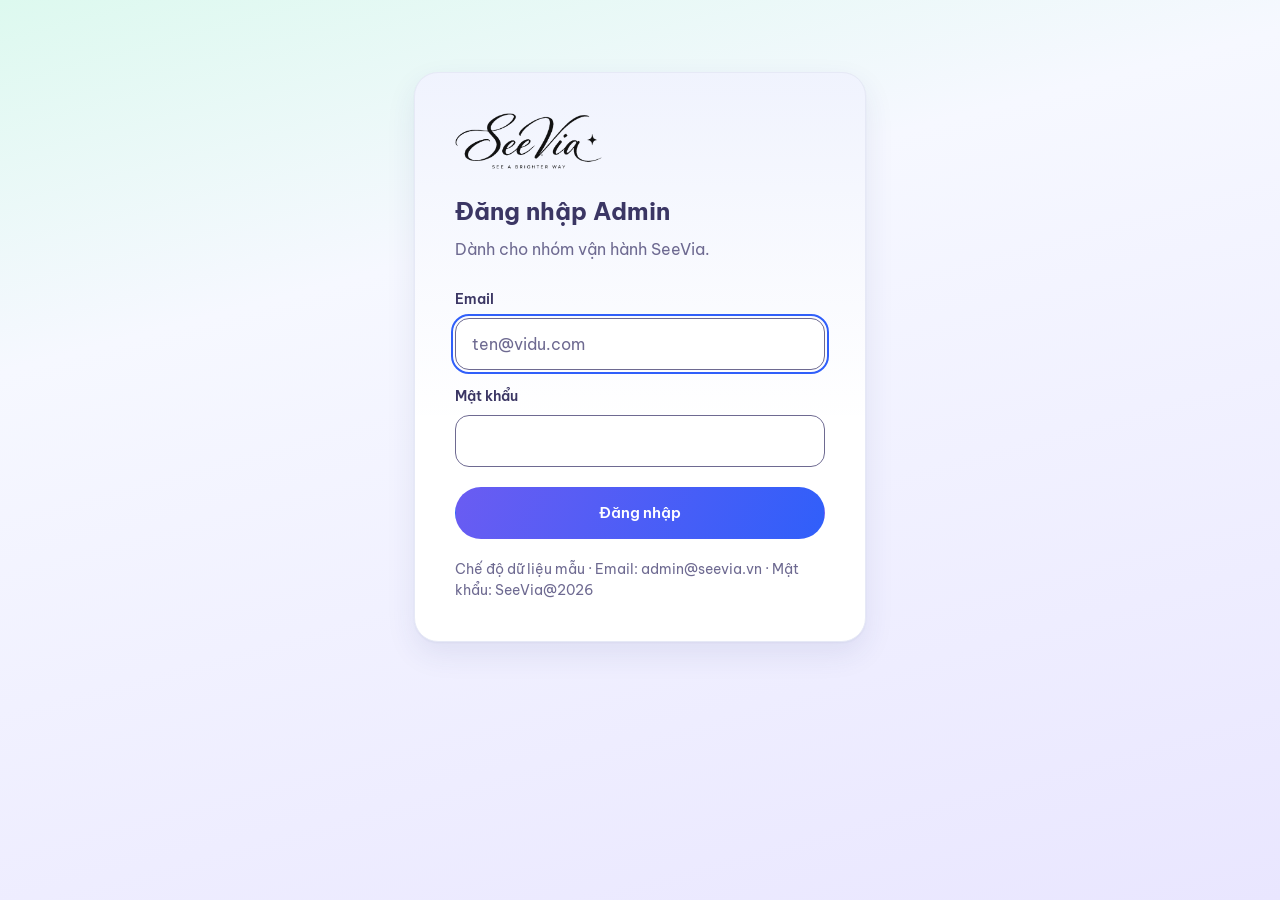
<file: index.html>
<!doctype html>
<html lang="vi">
<head>
  <meta charset="utf-8">
  <meta name="viewport" content="width=device-width, initial-scale=1">
  <meta name="color-scheme" content="light dark">
  <title>SeeVia · Admin</title>
  <link rel="icon" href="data:,">
  <!-- Mọi đường dẫn tài nguyên là tương đối: đặt dashboard dưới đường dẫn con (base path) vẫn chạy. -->
  <link rel="stylesheet" href="css/fonts.css">
  <link rel="stylesheet" href="css/tokens.css">
  <link rel="stylesheet" href="css/app.css">
  <link rel="stylesheet" href="css/motion.css">
</head>
<body class="is-login">
  <a class="skip-link" href="#main">Bỏ qua điều hướng</a>
  <header class="topbar" id="topbar" hidden></header>
  <div class="app-body">
    <aside class="sidebar" id="sidebar" hidden></aside>
    <div class="scrim" id="scrim" hidden></div>
    <main class="main-content" id="main" tabindex="-1"></main>
  </div>
  <noscript><p style="padding:24px">SeeVia Admin cần bật JavaScript.</p></noscript>
  <script type="module" src="js/main.js"></script>
</body>
</html>
</file>
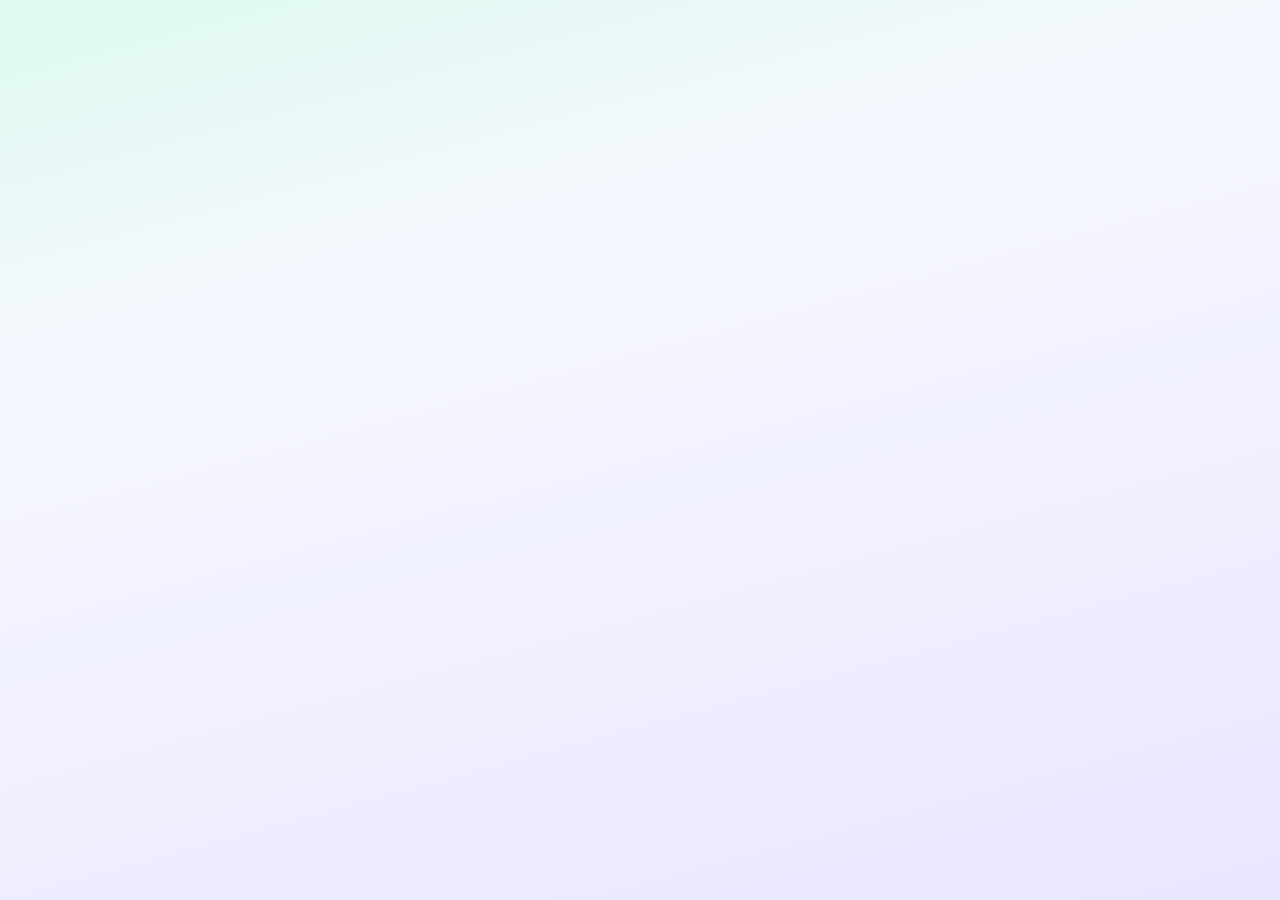
<file: pages/AdminAccountDetail.html>
<!doctype html><html lang="vi"><head><meta charset="utf-8"><meta http-equiv="refresh" content="0; url=../index.html#account-detail"><meta name="viewport" content="width=device-width, initial-scale=1"><title>SeeVia · Mở dashboard</title></head><body><p>Đang mở SeeVia Admin… <a href="../index.html#account-detail">Tiếp tục tới màn hình tương ứng</a></p></body></html>
</file>
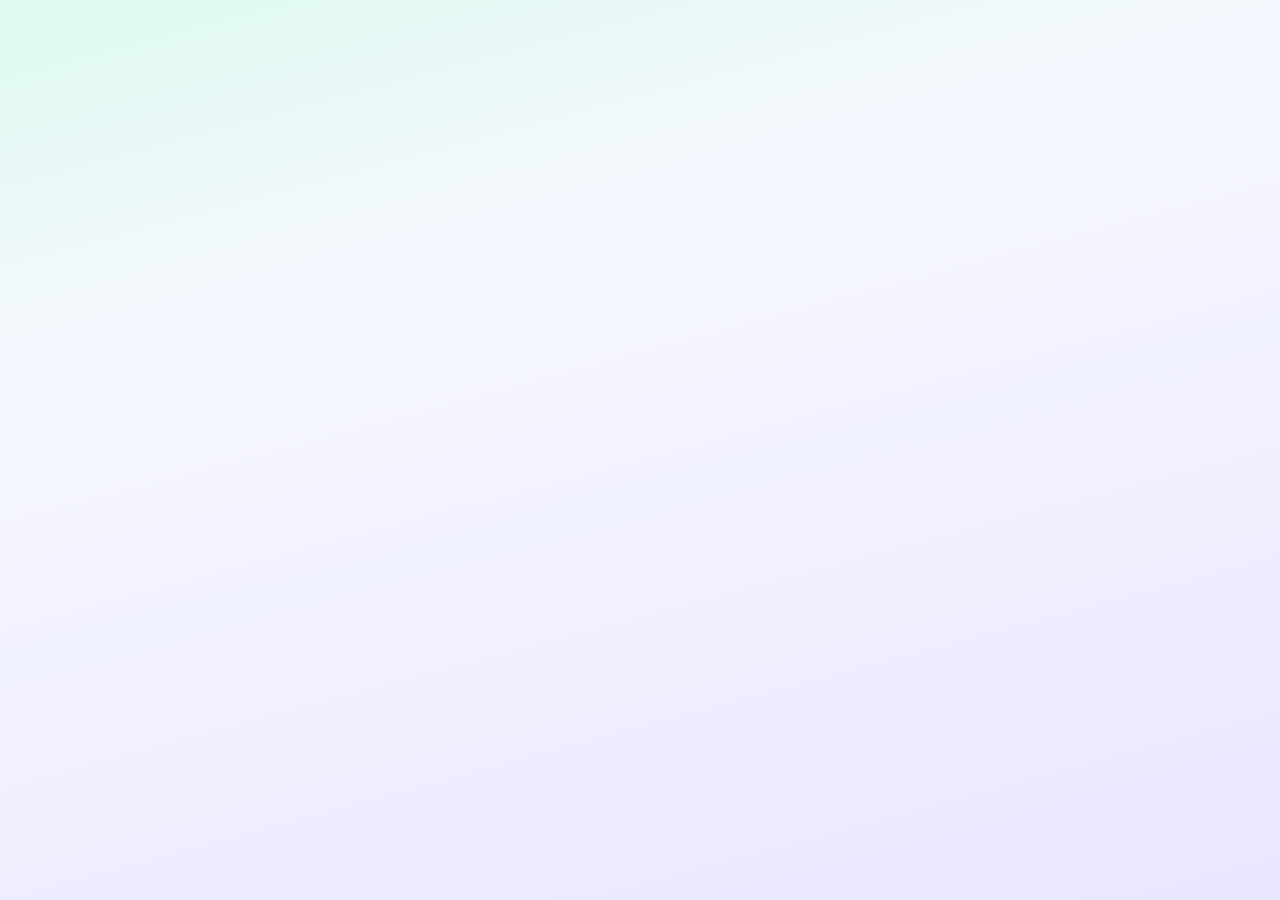
<file: pages/AdminAccounts.html>
<!doctype html><html lang="vi"><head><meta charset="utf-8"><meta http-equiv="refresh" content="0; url=../index.html#accounts"><meta name="viewport" content="width=device-width, initial-scale=1"><title>SeeVia · Mở dashboard</title></head><body><p>Đang mở SeeVia Admin… <a href="../index.html#accounts">Tiếp tục tới màn hình tương ứng</a></p></body></html>
</file>
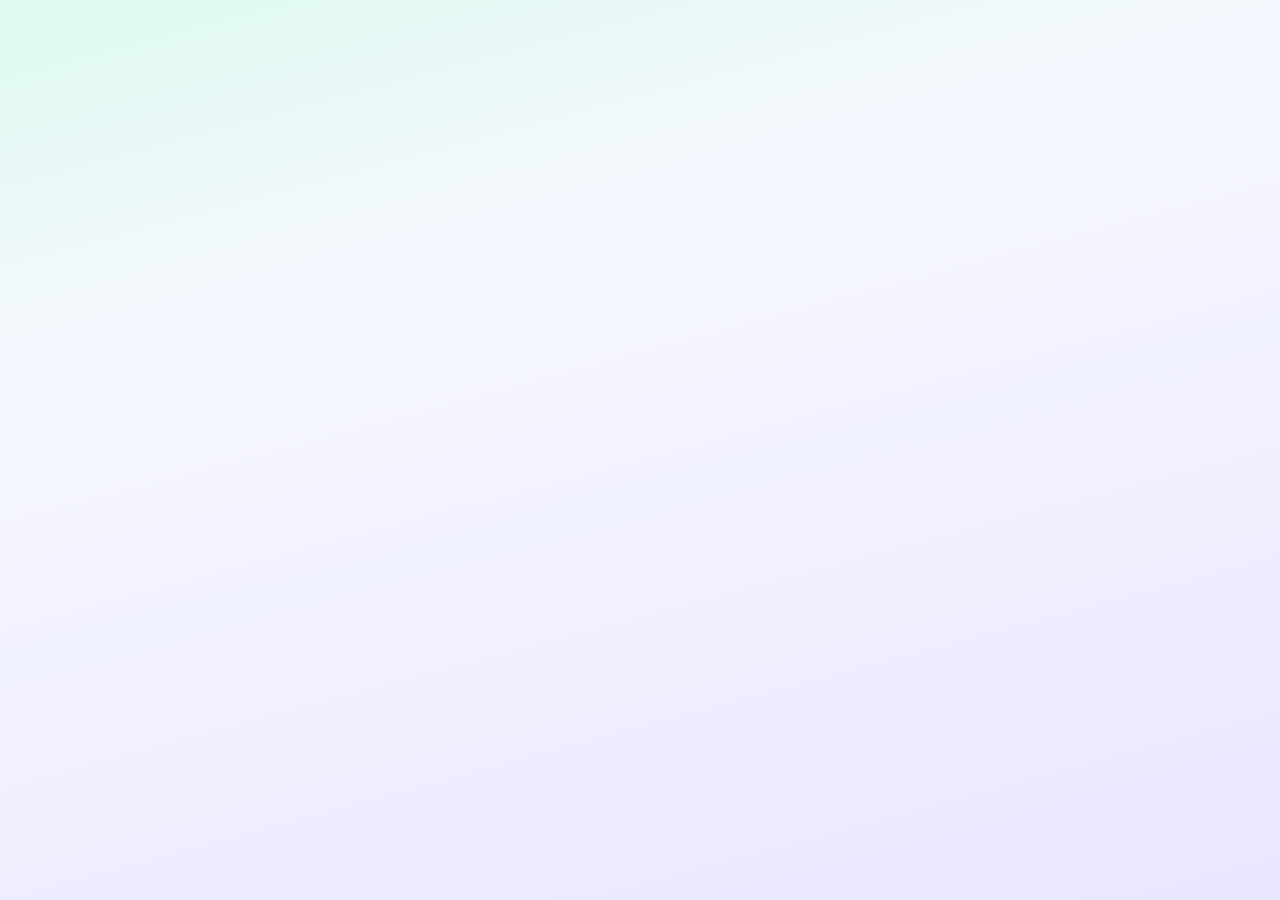
<file: pages/AdminAiCost.html>
<!doctype html><html lang="vi"><head><meta charset="utf-8"><meta http-equiv="refresh" content="0; url=../index.html#ai-cost"><meta name="viewport" content="width=device-width, initial-scale=1"><title>SeeVia · Mở dashboard</title></head><body><p>Đang mở SeeVia Admin… <a href="../index.html#ai-cost">Tiếp tục tới màn hình tương ứng</a></p></body></html>
</file>
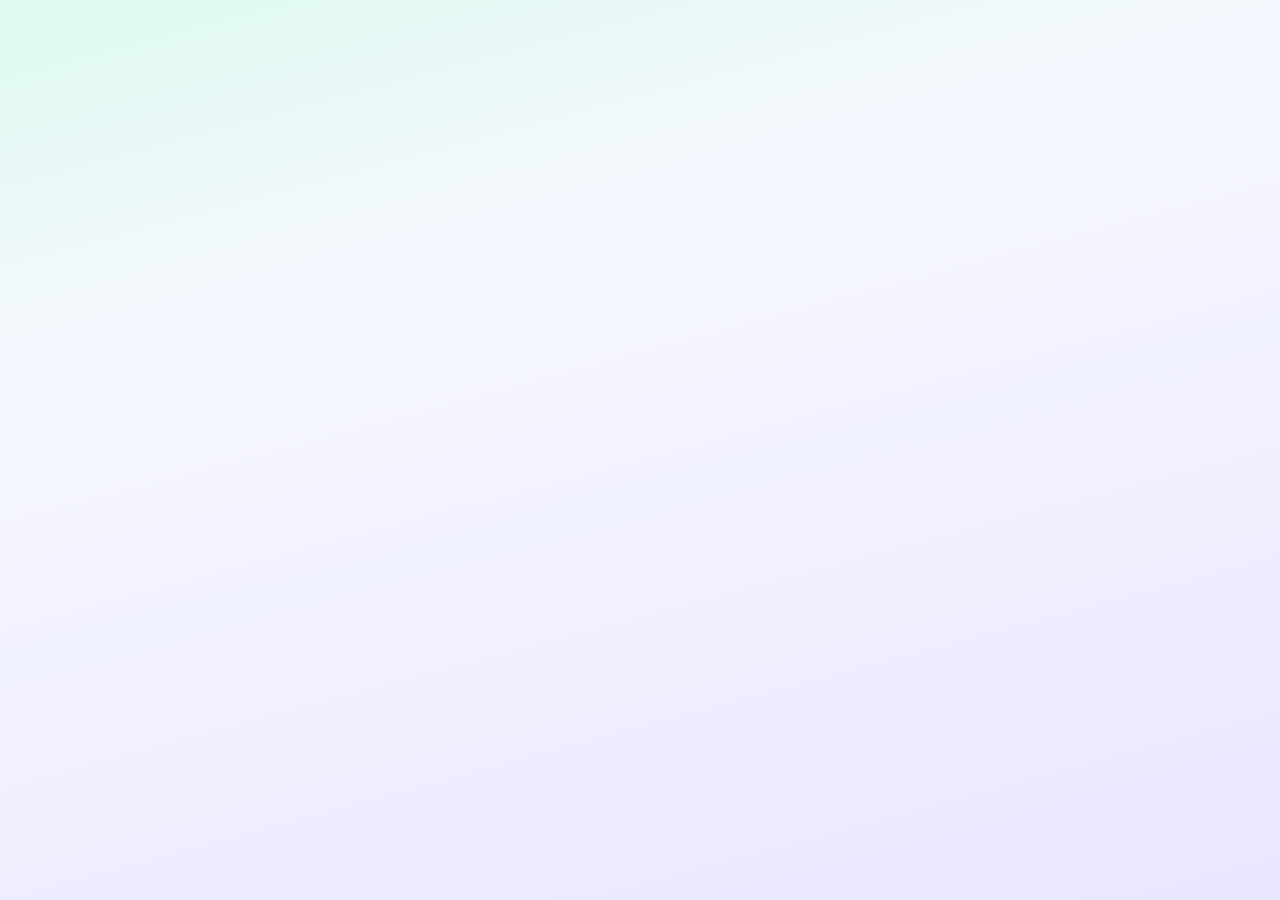
<file: pages/AdminCommunity.html>
<!doctype html><html lang="vi"><head><meta charset="utf-8"><meta http-equiv="refresh" content="0; url=../index.html#community"><meta name="viewport" content="width=device-width, initial-scale=1"><title>SeeVia · Mở dashboard</title></head><body><p>Đang mở SeeVia Admin… <a href="../index.html#community">Tiếp tục tới màn hình tương ứng</a></p></body></html>
</file>
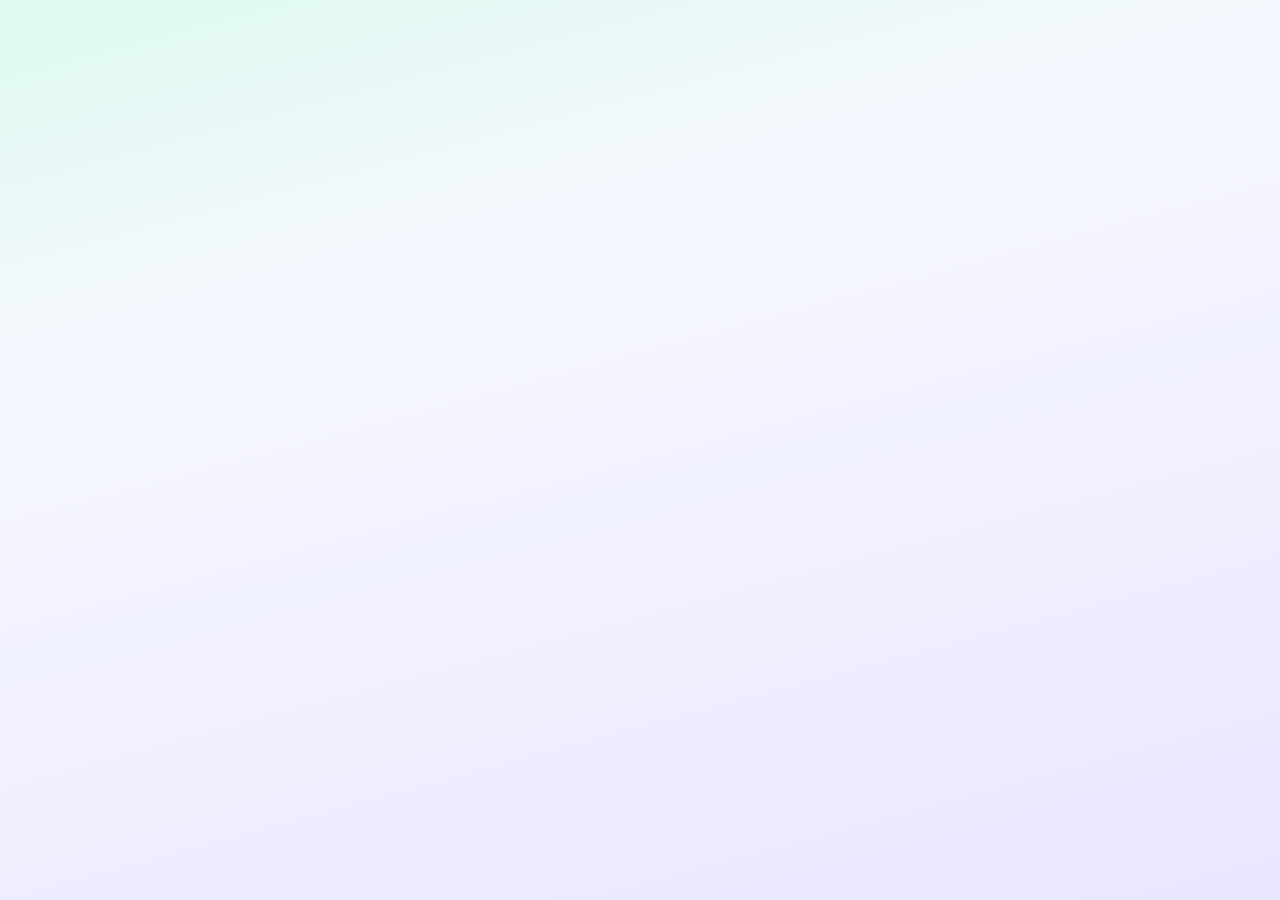
<file: pages/AdminConfig.html>
<!doctype html><html lang="vi"><head><meta charset="utf-8"><meta http-equiv="refresh" content="0; url=../index.html#config"><meta name="viewport" content="width=device-width, initial-scale=1"><title>SeeVia · Mở dashboard</title></head><body><p>Đang mở SeeVia Admin… <a href="../index.html#config">Tiếp tục tới màn hình tương ứng</a></p></body></html>
</file>
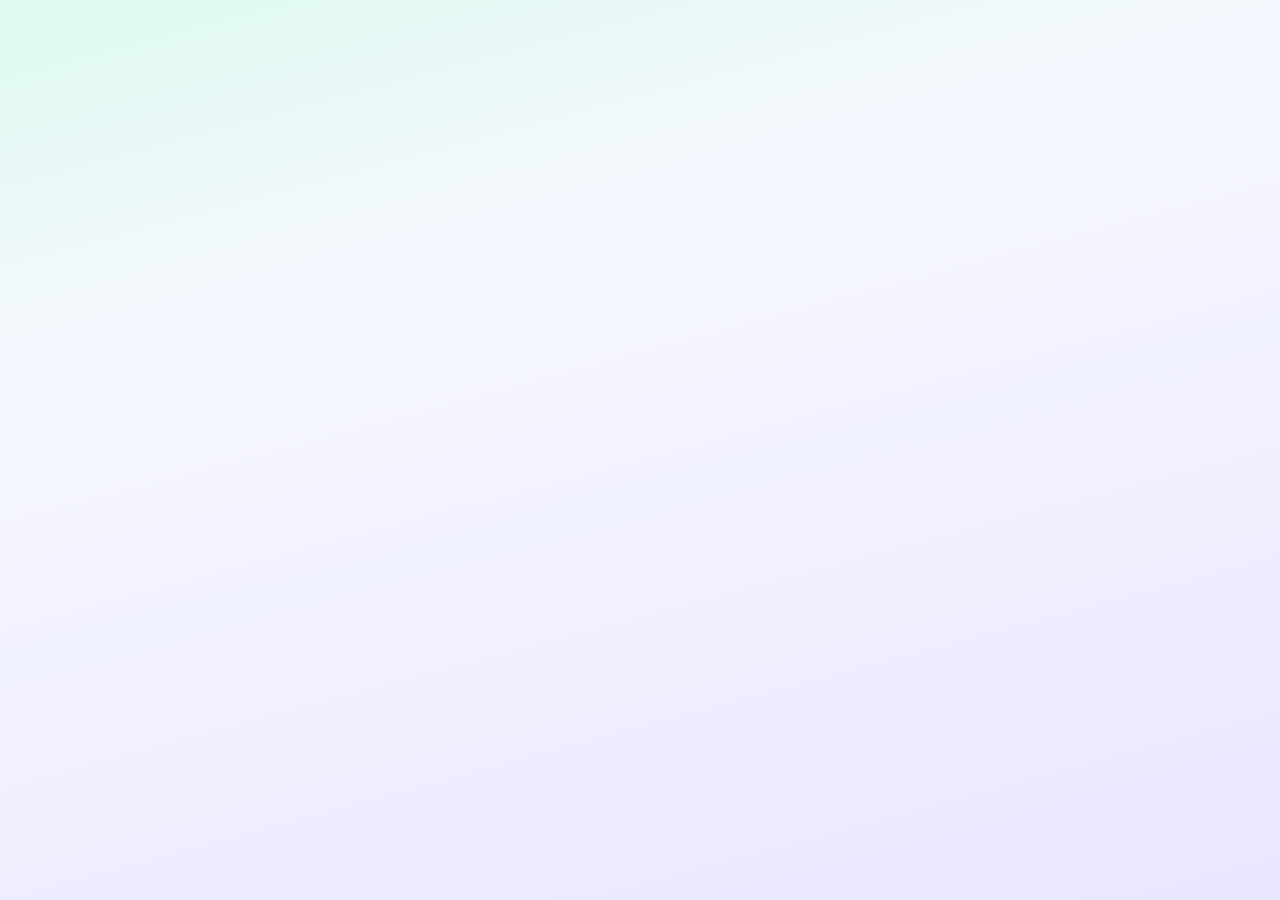
<file: pages/AdminConnect.html>
<!doctype html><html lang="vi"><head><meta charset="utf-8"><meta http-equiv="refresh" content="0; url=../index.html#connect"><meta name="viewport" content="width=device-width, initial-scale=1"><title>SeeVia · Mở dashboard</title></head><body><p>Đang mở SeeVia Admin… <a href="../index.html#connect">Tiếp tục tới màn hình tương ứng</a></p></body></html>
</file>
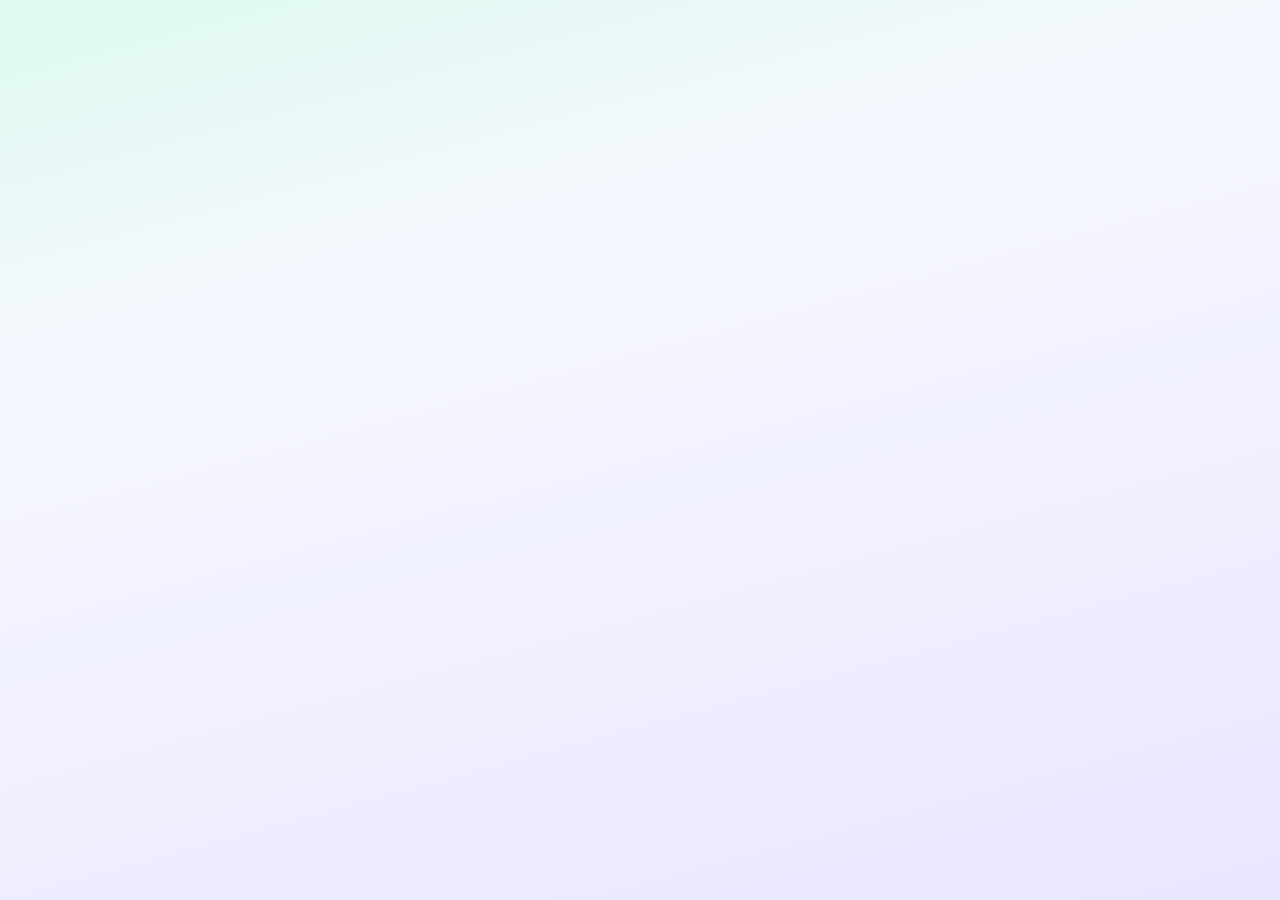
<file: pages/AdminDeviceDetail.html>
<!doctype html><html lang="vi"><head><meta charset="utf-8"><meta http-equiv="refresh" content="0; url=../index.html#device-detail"><meta name="viewport" content="width=device-width, initial-scale=1"><title>SeeVia · Mở dashboard</title></head><body><p>Đang mở SeeVia Admin… <a href="../index.html#device-detail">Tiếp tục tới màn hình tương ứng</a></p></body></html>
</file>
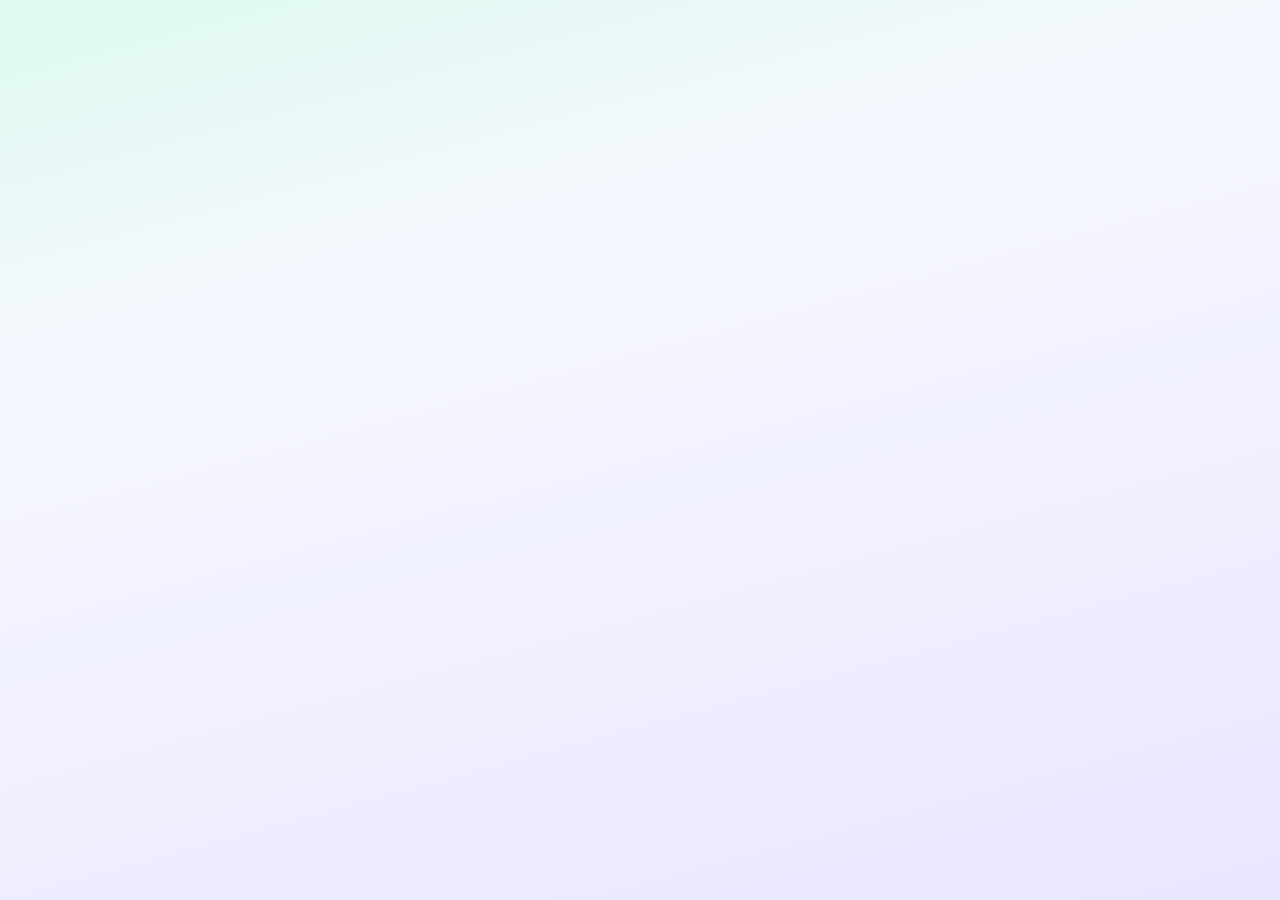
<file: pages/AdminDevices.html>
<!doctype html><html lang="vi"><head><meta charset="utf-8"><meta http-equiv="refresh" content="0; url=../index.html#devices"><meta name="viewport" content="width=device-width, initial-scale=1"><title>SeeVia · Mở dashboard</title></head><body><p>Đang mở SeeVia Admin… <a href="../index.html#devices">Tiếp tục tới màn hình tương ứng</a></p></body></html>
</file>
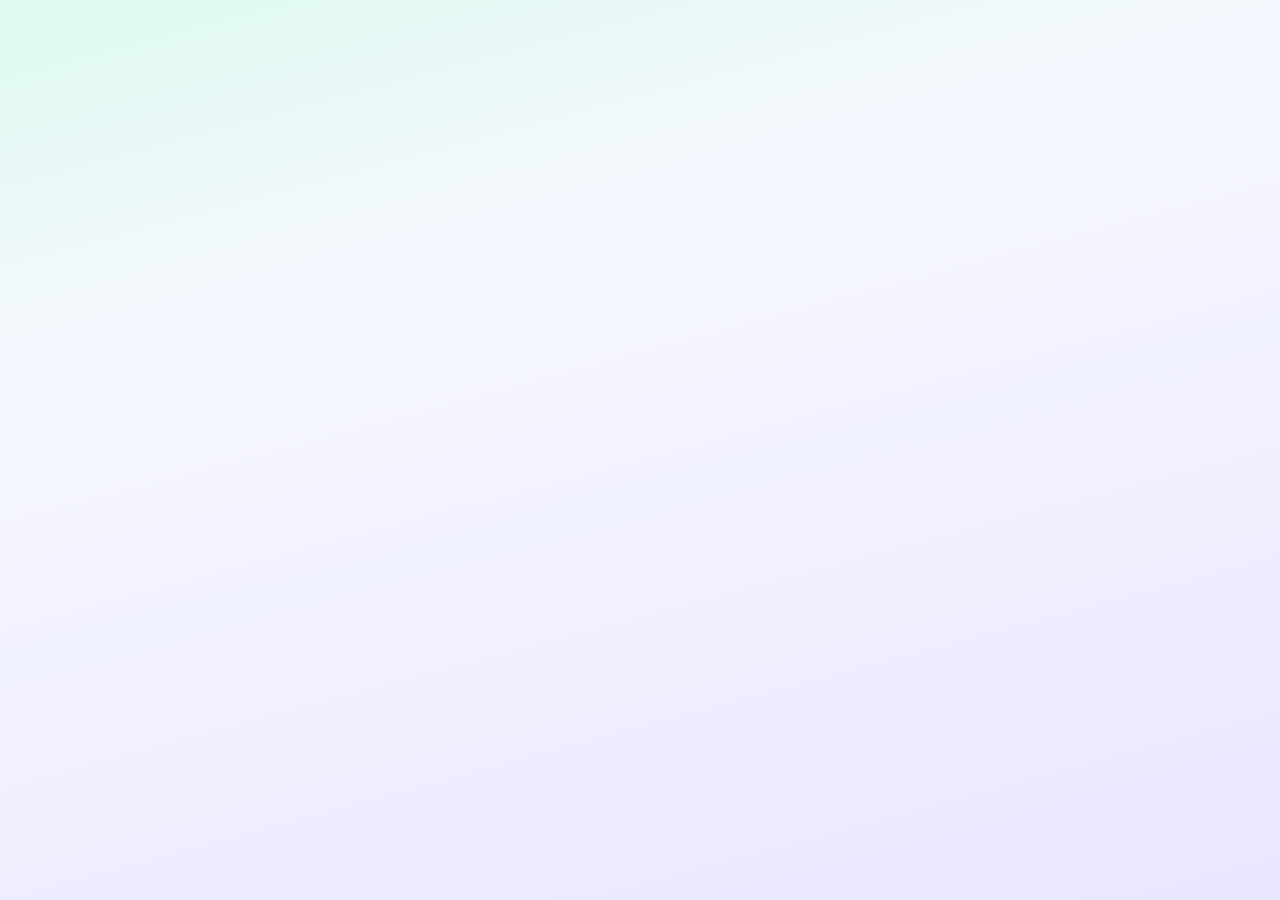
<file: pages/AdminEngage.html>
<!doctype html><html lang="vi"><head><meta charset="utf-8"><meta http-equiv="refresh" content="0; url=../index.html#engagement"><meta name="viewport" content="width=device-width, initial-scale=1"><title>SeeVia · Mở dashboard</title></head><body><p>Đang mở SeeVia Admin… <a href="../index.html#engagement">Tiếp tục tới màn hình tương ứng</a></p></body></html>
</file>
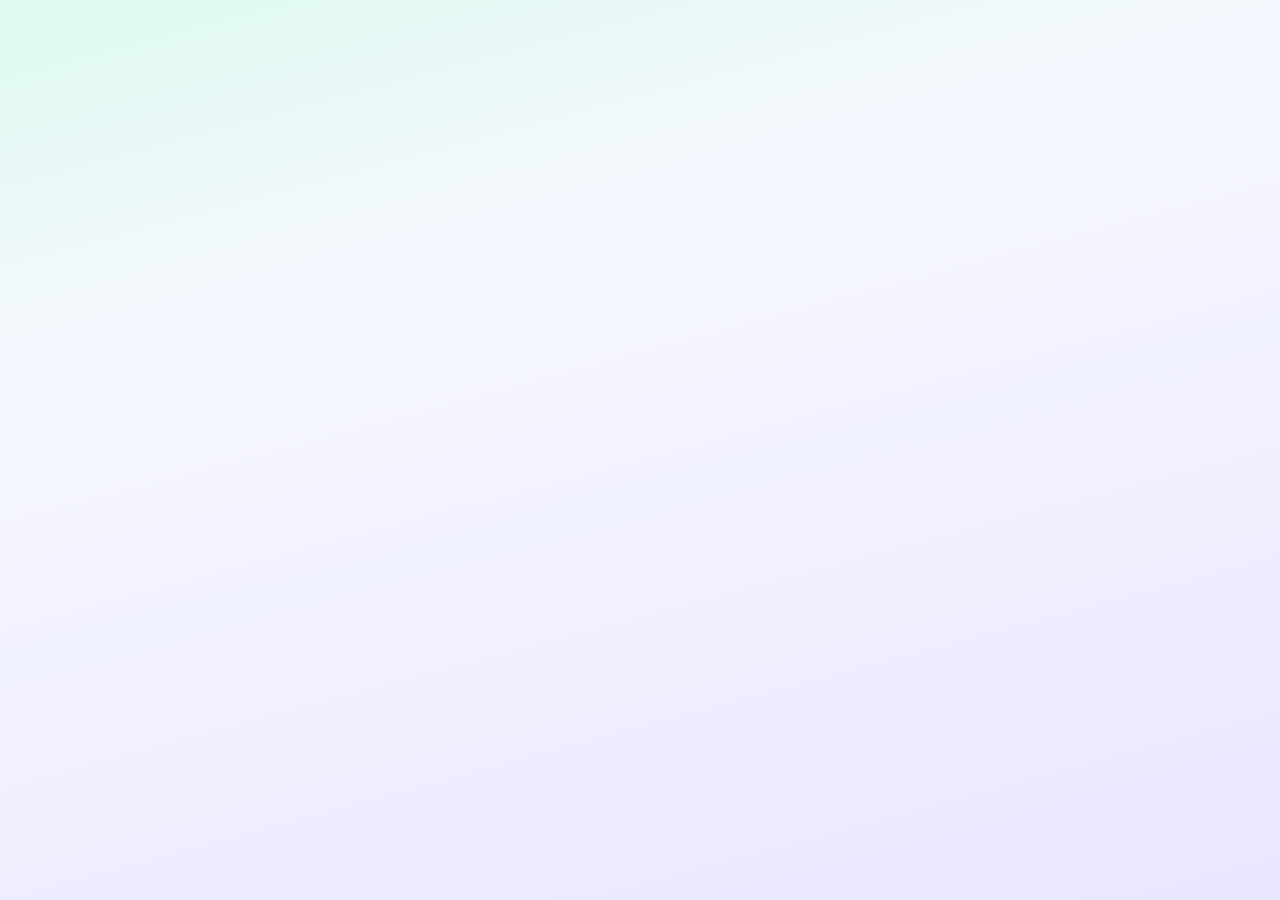
<file: pages/AdminErrors.html>
<!doctype html><html lang="vi"><head><meta charset="utf-8"><meta http-equiv="refresh" content="0; url=../index.html#errors"><meta name="viewport" content="width=device-width, initial-scale=1"><title>SeeVia · Mở dashboard</title></head><body><p>Đang mở SeeVia Admin… <a href="../index.html#errors">Tiếp tục tới màn hình tương ứng</a></p></body></html>
</file>
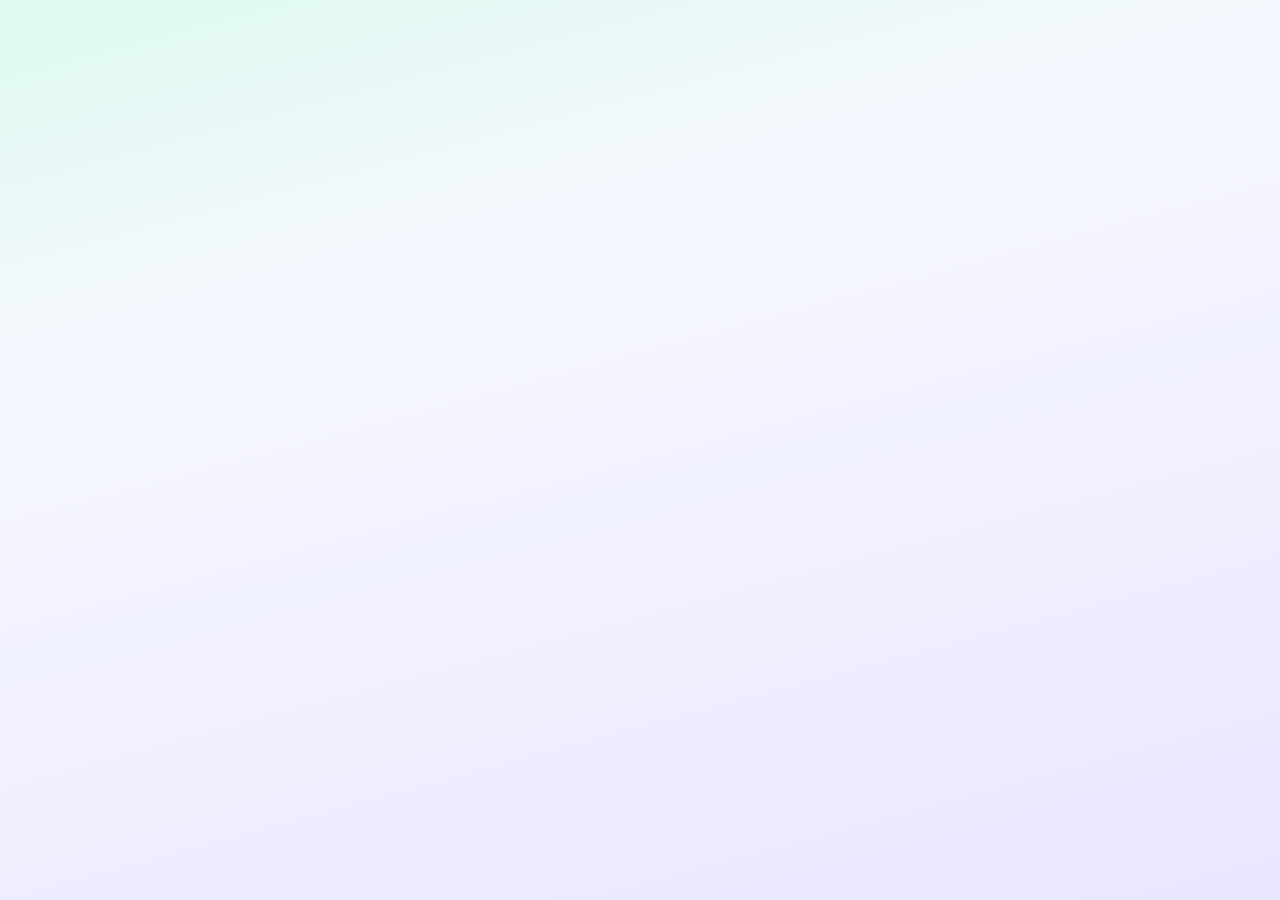
<file: pages/AdminFind.html>
<!doctype html><html lang="vi"><head><meta charset="utf-8"><meta http-equiv="refresh" content="0; url=../index.html#find"><meta name="viewport" content="width=device-width, initial-scale=1"><title>SeeVia · Mở dashboard</title></head><body><p>Đang mở SeeVia Admin… <a href="../index.html#find">Tiếp tục tới màn hình tương ứng</a></p></body></html>
</file>
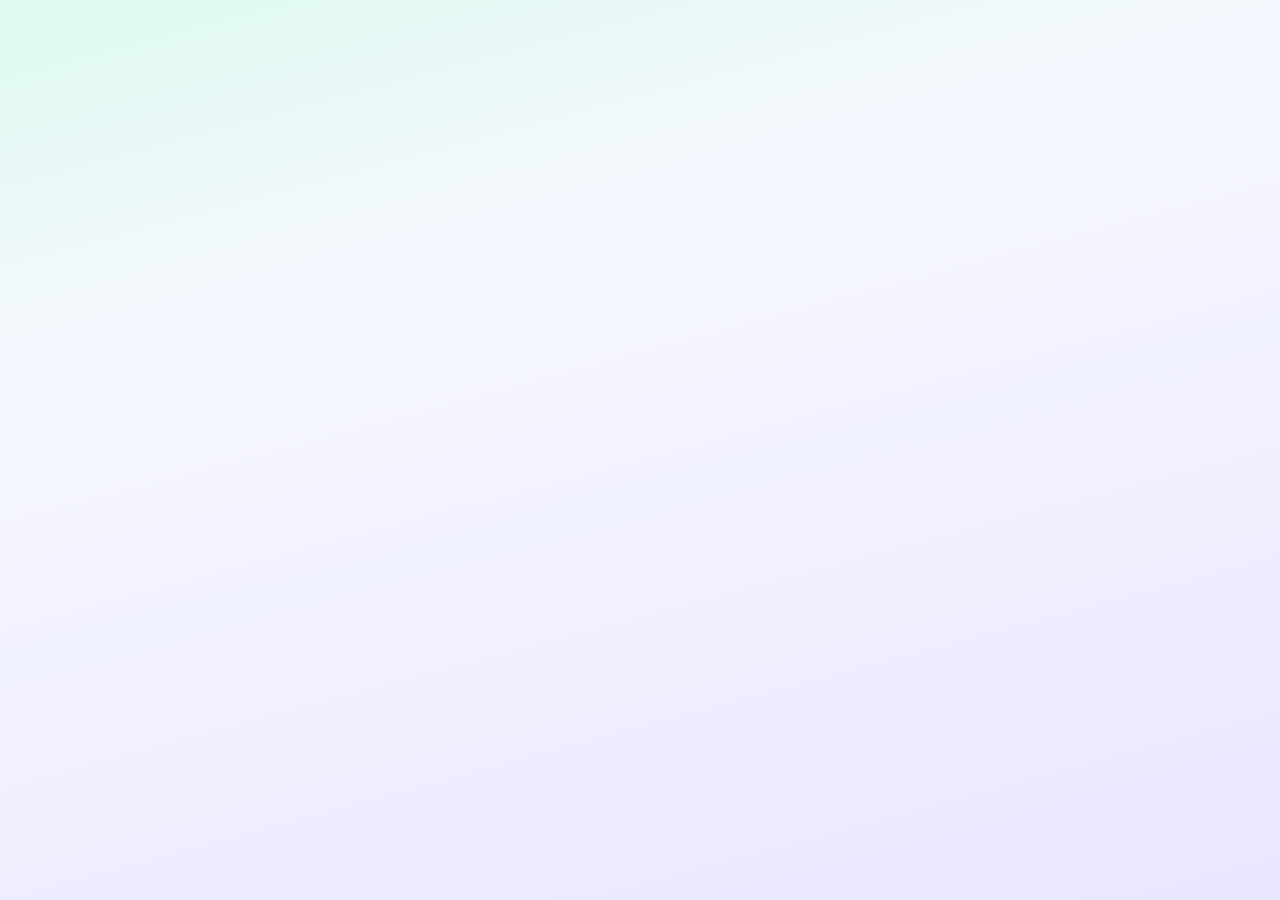
<file: pages/AdminGo.html>
<!doctype html><html lang="vi"><head><meta charset="utf-8"><meta http-equiv="refresh" content="0; url=../index.html#go"><meta name="viewport" content="width=device-width, initial-scale=1"><title>SeeVia · Mở dashboard</title></head><body><p>Đang mở SeeVia Admin… <a href="../index.html#go">Tiếp tục tới màn hình tương ứng</a></p></body></html>
</file>
<file: css/fonts.css>
/* Be Vietnam Pro, tự lưu trong assets/fonts (không tải từ CDN). */
@font-face { font-family: "Be Vietnam Pro"; font-style: normal; font-weight: 400; font-display: swap;
  src: url("../assets/fonts/be-vietnam-pro-vietnamese-400.woff2") format("woff2"); unicode-range: U+0102-0103,U+0110-0111,U+0128-0129,U+0168-0169,U+01A0-01A1,U+01AF-01B0,U+0300-0301,U+0303-0304,U+0308-0309,U+0323,U+0329,U+1EA0-1EF9,U+20AB; }
@font-face { font-family: "Be Vietnam Pro"; font-style: normal; font-weight: 400; font-display: swap;
  src: url("../assets/fonts/be-vietnam-pro-latin-ext-400.woff2") format("woff2"); unicode-range: U+0100-02BA,U+02BD-02C5,U+02C7-02CC,U+02CE-02D7,U+02DD-02FF,U+0304,U+0308,U+0329,U+1D00-1DBF,U+1E00-1E9F,U+1EF2-1EFF,U+2020,U+20A0-20AB,U+20AD-20C0,U+2113,U+2C60-2C7F,U+A720-A7FF; }
@font-face { font-family: "Be Vietnam Pro"; font-style: normal; font-weight: 400; font-display: swap;
  src: url("../assets/fonts/be-vietnam-pro-latin-400.woff2") format("woff2"); unicode-range: U+0000-00FF,U+0131,U+0152-0153,U+02BB-02BC,U+02C6,U+02DA,U+02DC,U+0304,U+0308,U+0329,U+2000-206F,U+20AC,U+2122,U+2191,U+2193,U+2212,U+2215,U+FEFF,U+FFFD; }
@font-face { font-family: "Be Vietnam Pro"; font-style: normal; font-weight: 500; font-display: swap;
  src: url("../assets/fonts/be-vietnam-pro-vietnamese-500.woff2") format("woff2"); unicode-range: U+0102-0103,U+0110-0111,U+0128-0129,U+0168-0169,U+01A0-01A1,U+01AF-01B0,U+0300-0301,U+0303-0304,U+0308-0309,U+0323,U+0329,U+1EA0-1EF9,U+20AB; }
@font-face { font-family: "Be Vietnam Pro"; font-style: normal; font-weight: 500; font-display: swap;
  src: url("../assets/fonts/be-vietnam-pro-latin-ext-500.woff2") format("woff2"); unicode-range: U+0100-02BA,U+02BD-02C5,U+02C7-02CC,U+02CE-02D7,U+02DD-02FF,U+0304,U+0308,U+0329,U+1D00-1DBF,U+1E00-1E9F,U+1EF2-1EFF,U+2020,U+20A0-20AB,U+20AD-20C0,U+2113,U+2C60-2C7F,U+A720-A7FF; }
@font-face { font-family: "Be Vietnam Pro"; font-style: normal; font-weight: 500; font-display: swap;
  src: url("../assets/fonts/be-vietnam-pro-latin-500.woff2") format("woff2"); unicode-range: U+0000-00FF,U+0131,U+0152-0153,U+02BB-02BC,U+02C6,U+02DA,U+02DC,U+0304,U+0308,U+0329,U+2000-206F,U+20AC,U+2122,U+2191,U+2193,U+2212,U+2215,U+FEFF,U+FFFD; }
@font-face { font-family: "Be Vietnam Pro"; font-style: normal; font-weight: 600; font-display: swap;
  src: url("../assets/fonts/be-vietnam-pro-vietnamese-600.woff2") format("woff2"); unicode-range: U+0102-0103,U+0110-0111,U+0128-0129,U+0168-0169,U+01A0-01A1,U+01AF-01B0,U+0300-0301,U+0303-0304,U+0308-0309,U+0323,U+0329,U+1EA0-1EF9,U+20AB; }
@font-face { font-family: "Be Vietnam Pro"; font-style: normal; font-weight: 600; font-display: swap;
  src: url("../assets/fonts/be-vietnam-pro-latin-ext-600.woff2") format("woff2"); unicode-range: U+0100-02BA,U+02BD-02C5,U+02C7-02CC,U+02CE-02D7,U+02DD-02FF,U+0304,U+0308,U+0329,U+1D00-1DBF,U+1E00-1E9F,U+1EF2-1EFF,U+2020,U+20A0-20AB,U+20AD-20C0,U+2113,U+2C60-2C7F,U+A720-A7FF; }
@font-face { font-family: "Be Vietnam Pro"; font-style: normal; font-weight: 600; font-display: swap;
  src: url("../assets/fonts/be-vietnam-pro-latin-600.woff2") format("woff2"); unicode-range: U+0000-00FF,U+0131,U+0152-0153,U+02BB-02BC,U+02C6,U+02DA,U+02DC,U+0304,U+0308,U+0329,U+2000-206F,U+20AC,U+2122,U+2191,U+2193,U+2212,U+2215,U+FEFF,U+FFFD; }
@font-face { font-family: "Be Vietnam Pro"; font-style: normal; font-weight: 700; font-display: swap;
  src: url("../assets/fonts/be-vietnam-pro-vietnamese-700.woff2") format("woff2"); unicode-range: U+0102-0103,U+0110-0111,U+0128-0129,U+0168-0169,U+01A0-01A1,U+01AF-01B0,U+0300-0301,U+0303-0304,U+0308-0309,U+0323,U+0329,U+1EA0-1EF9,U+20AB; }
@font-face { font-family: "Be Vietnam Pro"; font-style: normal; font-weight: 700; font-display: swap;
  src: url("../assets/fonts/be-vietnam-pro-latin-ext-700.woff2") format("woff2"); unicode-range: U+0100-02BA,U+02BD-02C5,U+02C7-02CC,U+02CE-02D7,U+02DD-02FF,U+0304,U+0308,U+0329,U+1D00-1DBF,U+1E00-1E9F,U+1EF2-1EFF,U+2020,U+20A0-20AB,U+20AD-20C0,U+2113,U+2C60-2C7F,U+A720-A7FF; }
@font-face { font-family: "Be Vietnam Pro"; font-style: normal; font-weight: 700; font-display: swap;
  src: url("../assets/fonts/be-vietnam-pro-latin-700.woff2") format("woff2"); unicode-range: U+0000-00FF,U+0131,U+0152-0153,U+02BB-02BC,U+02C6,U+02DA,U+02DC,U+0304,U+0308,U+0329,U+2000-206F,U+20AC,U+2122,U+2191,U+2193,U+2212,U+2215,U+FEFF,U+FFFD; }
</file>
<file: css/tokens.css>
/*
 * SeeVia Admin — design tokens. ĐÂY LÀ NƠI DUY NHẤT định nghĩa màu.
 * Mọi CSS/JS khác (kể cả biểu đồ) chỉ tham chiếu biến var(--…), không viết mã màu cứng.
 */
:root {
  color-scheme: light;

  /* Chữ & khoảng cách */
  --font-sans: "Be Vietnam Pro", "Segoe UI", system-ui, -apple-system, Roboto, Arial, sans-serif;
  --fs-xs: 0.75rem; --fs-sm: 0.875rem; --fs-md: 1rem; --fs-lg: 1.125rem; --fs-xl: 1.25rem;
  --fs-title: clamp(1.5rem, 1.2rem + 1vw, 1.875rem); --fs-value: clamp(1.625rem, 1.3rem + 0.9vw, 2.125rem);
  --sp-1: 4px; --sp-2: 8px; --sp-3: 12px; --sp-4: 16px; --sp-5: 20px; --sp-6: 24px; --sp-8: 32px; --sp-10: 40px;
  --radius-sm: 10px; --radius-md: 16px; --radius-lg: 24px; --radius-pill: 999px;
  --topbar-h: 68px; --sidebar-w: 256px; --content-max: 1280px;
  --focus-ring: 2px;

  /* Nền & bề mặt */
  --bg: #F6F8FF;
  --bg-gradient: linear-gradient(165deg, #DDF9EF 0%, #F6F8FF 30%, #E9E6FF 100%);
  --card: #FFFFFF;
  --sidebar-bg: #FFFFFF;          /* theo ảnh mẫu Sáng: sidebar nền trắng */
  --topbar-bg: #FFFFFF;
  --line: #DEE2F2;
  --line-card: #E6E9F6;
  --card-raised: #FFFFFF;         /* thẻ nổi, menu thả */
  --th-bg: #F6F8FF;               /* tiêu đề cột bảng */
  --th-ink: #6E6A91;
  --chip-accent-ink: #2A55EC;
  --page-accent: var(--accent-text);
  --card-accent: var(--page-accent);
  --card-sheen: linear-gradient(180deg, color-mix(in srgb, var(--page-accent) 7%, transparent), transparent 62%);
  --section-bar: var(--page-accent);
  --row-hover: #EEF1FC;
  --input-bg: #FFFFFF;
  --ink-dim: #6E6A91;
  --chip-muted-bg: rgba(110, 106, 145, 0.12);
  --skeleton-a: #EEF1FC; --skeleton-b: #E8EDFF;
  --nav-active-bg: #E8EDFF; --nav-active-ink: #2A55EC;
  --avatar-bg: linear-gradient(115deg, #6A5CF2 0%, #305FFA 100%);
  --shadow-card: 0 1px 2px rgba(48, 50, 120, 0.05), 0 12px 30px rgba(48, 50, 120, 0.09);
  --scrim: rgba(27, 25, 55, 0.45);
  --tooltip-bg: #1B1937;
  --tooltip-text: #FFFFFF;
  --tooltip-border: #1B1937;

  /* Chữ */
  --ink: #3B3664;
  --deep: #1B1937;
  --sub: #6E6A91;
  --sidebar-ink: var(--ink);
  --sidebar-sub: var(--sub);

  /* Nhấn */
  --accent: #305FFA;
  --accent-text: #2A55EC;         /* chữ/link nhấn: đậm hơn --accent một chút để đạt 4.5:1 trên nền nhãn */
  --soft: #EEF1FC;
  --tag: #E8EDFF;                 /* nền nhãn xanh, mục sidebar active */
  --tab-active: #E8E0FF;          /* tab đang chọn */
  --on-accent: #FFFFFF;
  --btn-gradient: linear-gradient(115deg, #6A5CF2 0%, #305FFA 100%);
  --progress-gradient: linear-gradient(90deg, #22C7DD 0%, #6A5CF2 100%);

  /* Trạng thái (chữ) và nền cùng màu */
  --good: #1E7A4A; --bad: #B3333E; --warn: #9A520C; --neutral: var(--sub);
  --good-bg: rgba(30, 122, 74, 0.10);
  --bad-bg: rgba(179, 51, 62, 0.10);
  --warn-bg: rgba(154, 82, 12, 0.12);
  --neutral-bg: rgba(110, 106, 145, 0.12);
  --warn-border: rgba(154, 82, 12, 0.45);
  --sos-border: rgba(205, 60, 70, 0.5);

  /* Mức cảnh báo vật cản 0–3 */
  --lvl-0: #1E965A; --lvl-1: #E8BE28; --lvl-2: #D67818; --lvl-3: #CD3C46;

  /* Biểu đồ: 5 nhóm chức năng theo thứ tự, và chữ đậm tương ứng trên nền nhạt */
  --cat-1: #0FA3B1; --cat-2: #2F86EA; --cat-3: #405FFA; --cat-4: #6A5CF2; --cat-5: #9461E6;
  --cat-1-ink: #0A7480; --cat-2-ink: #5240C8; --cat-3-ink: #5240C8; --cat-4-ink: #5240C8; --cat-5-ink: #6E3FC4;
  --chart-main: #305FFA; --chart-light: #C9D4FB; --chart-grid: var(--line-card);
  --chart-prev: var(--sub);
  --chart-heat: 48 95 250;
  --chart-peak-from: #305FFA; --chart-peak-to: #6A5CF2;   /* cột nổi bật: chuyển nhẹ sang tím của palette */           /* rgb dùng với alpha: rgb(var(--chart-heat) / a) */
}

/* Giao diện tối: nền tím, bề mặt lavender và các lớp màu pastel. */
:root[data-theme="dark"] {
  color-scheme: dark;

  --bg: #242C59;
  --bg-gradient: radial-gradient(ellipse at 90% 5%, rgba(158, 131, 255, 0.42), transparent 52%), radial-gradient(ellipse at 5% 45%, rgba(74, 185, 241, 0.30), transparent 52%), radial-gradient(ellipse at 75% 95%, rgba(90, 130, 255, 0.32), transparent 55%), linear-gradient(135deg, #293F70 0%, #292853 48%, #3D3870 100%);
  --card: #354367;
  --card-raised: #485782;
  --sidebar-bg: linear-gradient(180deg, #2A315A, #333965);
  --topbar-bg: linear-gradient(110deg, #303C68, #484078 65%, #355577);
  --line: #7E91BB;                /* đường kẻ bảng, viền ô nhập */
  --line-card: #6479A3;           /* viền thẻ */
  --th-bg: #455780;
  --th-ink: #D1E4FF;
  --chip-accent-ink: #C9D6FF;              /* chữ tiêu đề cột: màu nhấn */
  --card-accent: var(--page-accent);   /* đường nhấn mép trên thẻ (mờ dần sang phải) */
  --card-sheen: linear-gradient(135deg, color-mix(in srgb, var(--page-accent) 18%, transparent), transparent 65%);
  --section-bar: var(--page-accent);
  --row-hover: #4C5C87;
  --input-bg: #2D395E;
  --skeleton-a: #354367; --skeleton-b: #485782;
  --shadow-card: 0 4px 18px rgba(9, 20, 39, 0.16);
  --scrim: rgba(8, 6, 30, 0.6);
  --tooltip-bg: #485782;
  --tooltip-text: #E6E9FB;
  --tooltip-border: #7E91BB;

  --ink: #E6E9FB;
  --deep: #FFFFFF;                /* chỉ cho tiêu đề và số lớn */
  --sub: #D3DDF1;
  --chip-muted-bg: rgba(166, 169, 204, 0.14);
  --ink-dim: #8E92C0;             /* chữ mờ: chỉ dùng cho phần vô hiệu hóa/trang trí */
  --sidebar-ink: #E6E9FB;
  --sidebar-sub: #A6A9CC;

  --accent: #AFBBFF;
  --accent-text: #C8DBFF;
  --soft: rgba(139, 166, 255, 0.12);
  --tag: rgba(139, 166, 255, 0.22);
  --tab-active: rgba(139, 166, 255, 0.22);
  --on-accent: #2B1E43;
  --btn-gradient: linear-gradient(115deg, #C8B7FF 0%, #96DFFF 100%);
  --avatar-bg: var(--accent);
  --nav-active-bg: linear-gradient(110deg, #C8BDFF, #A5E1FF); --nav-active-ink: #2B1E43;
  --metric-lavender-bg: #594578;
  --metric-mint-bg: #305F70;
  --metric-rose-bg: #464C7B;
  --metric-sky-bg: #3D5478;
  --metric-lavender-ink: #E3D1FF;
  --metric-mint-ink: #A4EDFF;
  --metric-rose-ink: #D5D6FF;
  --metric-sky-ink: #BCDEFF;
  --metric-tab-violet: linear-gradient(135deg, #514A80, #403B6B);
  --metric-tab-blue: linear-gradient(135deg, #3D5882, #35466E);
  --metric-tab-indigo: linear-gradient(135deg, #484F85, #3C416F);
  --metric-tab-cyan: linear-gradient(135deg, #3B5C7F, #34496D);
  --metric-tab-active: #BEBBFF;
  --progress-gradient: linear-gradient(90deg, #35C9D6 0%, #9A8CFF 100%);

  --good: #4FD99A; --bad: #FF7A86; --warn: #FFB366;
  --good-bg: rgba(79, 217, 154, 0.16);
  --bad-bg: rgba(255, 122, 134, 0.16);
  --warn-bg: rgba(255, 179, 102, 0.16);
  --neutral-bg: rgba(183, 186, 224, 0.16);
  --warn-border: rgba(255, 179, 102, 0.5);
  --sos-border: rgba(240, 96, 106, 0.55);

  --lvl-0: #3ED07E; --lvl-1: #F0CC4A; --lvl-2: #F09A3C; --lvl-3: #F0606A;
  --cat-1: #64DED4; --cat-2: #7DBFFF; --cat-3: #A3AEFF; --cat-4: #C0A7FF; --cat-5: #F0A5D6;
  --cat-1-ink: #80E8DE; --cat-2-ink: #95CDFF; --cat-3-ink: #B7C0FF; --cat-4-ink: #D0BAFF; --cat-5-ink: #F2B8E0;
  --chart-main: #B7B7FF; --chart-light: #667BAE;
  --chart-grid: rgba(150, 178, 210, 0.24);
  --chart-heat: 157 195 255;
  --chart-peak-from: #BBAAFF; --chart-peak-to: #7DDEFF;
}
</file>
<file: css/app.css>
/* SeeVia Admin — giao diện. Mọi màu đến từ css/tokens.css (không viết mã màu ở đây). */

/* ===== Nền tảng ===== */
*, *::before, *::after { box-sizing: border-box; }
html { min-width: 320px; scrollbar-width: thin; scrollbar-color: var(--line) transparent; }
* { scrollbar-width: thin; scrollbar-color: var(--line) transparent; }
body {
  margin: 0; color: var(--ink); font: 400 var(--fs-md)/1.5 var(--font-sans); font-variant-numeric: tabular-nums;
  background-color: var(--bg); background-image: var(--bg-gradient); background-attachment: fixed; min-height: 100vh;
}
h1, h2, h3, p, ul { margin: 0; }
ul { padding: 0; list-style: none; }
button, input, select { font: inherit; color: inherit; }
button { cursor: pointer; }
a { color: var(--accent-text); }
[hidden] { display: none !important; }
:focus-visible { outline: var(--focus-ring) solid var(--accent); outline-offset: 2px; }
.sr-only { position: absolute; width: 1px; height: 1px; margin: -1px; padding: 0; overflow: hidden; clip: rect(0 0 0 0); white-space: nowrap; border: 0; }
.skip-link { position: fixed; left: 12px; top: -60px; z-index: 200; padding: 10px 16px; background: var(--card); color: var(--accent-text); border-radius: var(--radius-sm); font-weight: 600; transition: top .15s; }
.skip-link:focus { top: 12px; }
.icon { flex: none; }
.tone-good { color: var(--good); } .tone-bad { color: var(--bad); } .tone-warn { color: var(--warn); } .tone-neutral { color: var(--neutral); }
.tone-bg-good { background: var(--good); } .tone-bg-bad { background: var(--bad); } .tone-bg-warn { background: var(--warn); } .tone-bg-neutral { background: var(--neutral); }

/* ===== Khung: thanh trên, thanh bên, nội dung ===== */
.topbar {
  position: sticky; top: 0; z-index: 30; height: var(--topbar-h); display: flex; align-items: center; gap: var(--sp-3);
  padding: 0 var(--sp-6); background: var(--topbar-bg); border-bottom: 1px solid var(--line-card);
}
.brand { display: inline-flex; align-items: center; gap: var(--sp-3); text-decoration: none; color: var(--sub); font-size: var(--fs-lg); font-weight: 500; }
.brand img { height: 40px; width: auto; display: block; }
.topbar-actions { margin-left: auto; display: flex; align-items: center; gap: var(--sp-3); }
.avatar { width: 36px; height: 36px; border-radius: 50%; display: grid; place-items: center; background: var(--avatar-bg); color: var(--on-accent); font-weight: 700; font-size: var(--fs-sm); }
.icon-button.menu-button { display: none; }

.app-body { display: grid; grid-template-columns: var(--sidebar-w) minmax(0, 1fr); align-items: start; min-height: calc(100vh - var(--topbar-h)); }
body.is-login .app-body { display: block; min-height: 100vh; }
.sidebar {
  position: sticky; top: var(--topbar-h); height: calc(100vh - var(--topbar-h)); overflow-y: auto; overscroll-behavior: contain;
  background: var(--sidebar-bg); border-right: 1px solid var(--line-card); padding: var(--sp-3); scrollbar-width: thin; scrollbar-color: var(--line) transparent;
}
.sidebar nav { display: flex; flex-direction: column; min-height: 100%; }
.nav-list { position: relative; display: grid; gap: 2px; }
.nav-indicator { position: absolute; left: 0; right: 0; top: 0; height: 44px; border-radius: var(--radius-pill); background: var(--nav-active-bg); opacity: 0; pointer-events: none; }
.nav-heading { padding: var(--sp-5) var(--sp-3) var(--sp-2); font-size: var(--fs-xs); font-weight: 600; letter-spacing: .06em; text-transform: uppercase; color: var(--sidebar-sub); }
.nav-link {
  display: flex; align-items: center; gap: var(--sp-3); min-height: 44px; padding: 0 var(--sp-3); border: 0; background: none; width: 100%;
  position: relative; z-index: 1; border-radius: var(--radius-pill); color: var(--sidebar-ink); font-size: 0.9375rem; font-weight: 500; text-decoration: none; text-align: left;
}
.nav-link:hover:not([aria-current="page"]) { background: var(--soft); }
.nav-link[aria-current="page"] { color: var(--nav-active-ink); font-weight: 700; }
.nav-icon { color: var(--accent-text); }
.nav-link[aria-current="page"] .nav-icon { color: var(--nav-active-ink); }
.nav-link[data-route="see-read"] .nav-icon { color: var(--cat-1-ink); } .nav-link[data-route="find"] .nav-icon { color: var(--cat-2-ink); }
.nav-link[data-route="connect"] .nav-icon { color: var(--cat-3-ink); } .nav-link[data-route="go"] .nav-icon { color: var(--cat-4-ink); }
.nav-link[data-route="community"] .nav-icon { color: var(--cat-5-ink); }
.nav-link[data-route="time"] .nav-icon, .nav-link[data-route="devices"] .nav-icon { color: var(--cat-1-ink); }
.nav-link[data-route="quality"] .nav-icon, .nav-link[data-route="accounts"] .nav-icon { color: var(--cat-2-ink); }
.nav-link[data-route="engagement"] .nav-icon, .nav-link[data-route="config"] .nav-icon { color: var(--cat-4-ink); }
.nav-link[data-route="safety"] .nav-icon { color: var(--good); }
.nav-link[data-route="errors"] .nav-icon { color: var(--bad); }
.nav-link[aria-current="page"] .nav-icon { color: var(--nav-active-ink); }

:root[data-theme="dark"] .kpi-grid > .card:nth-child(4n + 1) { --page-accent: var(--cat-1); }
:root[data-theme="dark"] .kpi-grid > .card:nth-child(4n + 2) { --page-accent: var(--cat-2); }
:root[data-theme="dark"] .kpi-grid > .card:nth-child(4n + 3) { --page-accent: var(--cat-4); }
:root[data-theme="dark"] .kpi-grid > .card:nth-child(4n) { --page-accent: var(--cat-5); }
:root[data-theme="dark"] .icon-button { color: var(--accent-text); }
.nav-logout { margin-top: auto; }
.scrim { position: fixed; inset: var(--topbar-h) 0 0 0; z-index: 35; background: var(--scrim); }

.main-content { min-width: 0; padding: var(--sp-6) var(--sp-8) 56px; outline: none; }
.page-head, .page-body { max-width: var(--content-max); margin-inline: auto; }
body.is-login .main-content { padding: 0; }

/* ===== Tiêu đề trang ===== */
.page-head { display: flex; justify-content: space-between; align-items: flex-start; flex-wrap: wrap; gap: var(--sp-4) var(--sp-6); margin-bottom: var(--sp-5); }
.page-title { min-width: 0; flex: 1 1 320px; }
.page-title h1 { display: flex; align-items: center; flex-wrap: wrap; gap: 10px; font-size: var(--fs-title); font-weight: 600; line-height: 1.25; color: var(--deep); }
.page-title p { margin-top: var(--sp-1); color: var(--sub); font-size: 0.9375rem; }
.title-dot { width: 12px; height: 12px; border-radius: 50%; flex: none; }
.breadcrumb { display: flex; gap: 6px; font-size: var(--fs-sm); color: var(--sub); margin-bottom: var(--sp-3); }
.breadcrumb a { font-weight: 500; }
.page-actions { display: flex; align-items: center; gap: var(--sp-3); flex: none; }

.dd { position: relative; display: inline-block; }
.dd-trigger {
  display: inline-flex; align-items: center; gap: 10px; width: 100%; min-height: 44px; padding: 0 var(--sp-4); cursor: pointer; text-align: left; white-space: nowrap;
  background: var(--input-bg); border: 1px solid var(--line); border-radius: var(--radius-pill); box-shadow: var(--shadow-card); color: var(--sub); font-size: 0.9375rem;
  transition: border-color var(--dur-fast, 150ms), background-color var(--dur-fast, 150ms);
}
.dd-trigger:hover { border-color: var(--accent-text); }
.dd-trigger[aria-expanded="true"] { border-color: var(--accent-text); }
.dd-value { display: inline-flex; align-items: center; gap: 10px; flex: 1; min-width: 0; }
.dd-value b, .dd-value strong { color: var(--deep); font-weight: 600; }
.dd-prefix { color: var(--ink); font-weight: 500; }
.dd-caret { margin-left: auto; color: var(--sub); transition: transform var(--dur-fast, 150ms); }
.dd-trigger[aria-expanded="true"] .dd-caret { transform: rotate(180deg); }
.dd-menu {
  position: absolute; top: calc(100% + 8px); left: 0; z-index: 50; min-width: 100%; width: max-content; max-width: min(360px, 86vw); margin: 0; padding: 6px; list-style: none;
  background: var(--card-raised); border: 1px solid var(--line); border-radius: var(--radius-md); box-shadow: var(--shadow-card);
  opacity: 0; transform: scale(0.98); transform-origin: top left; transition: opacity 140ms ease, transform 140ms ease;
}
.dd-menu.is-end { left: auto; right: 0; transform-origin: top right; }
.dd-menu.is-open { opacity: 1; transform: none; }
.dd-option { display: flex; align-items: center; gap: 12px; min-height: 40px; padding: 0 12px; border-radius: var(--radius-sm); color: var(--ink); font-size: 0.9375rem; cursor: pointer; white-space: nowrap; outline: none; }
.dd-option:hover, .dd-option:focus-visible { background: var(--soft); }
.dd-option:focus-visible { outline: var(--focus-ring) solid var(--accent); outline-offset: -2px; }
.dd-option[aria-selected="true"] { background: var(--tag); color: var(--accent-text); font-weight: 600; }
.dd-label { flex: 1; }
.dd-hint { color: var(--sub); font-size: var(--fs-sm); font-weight: 400; }
.dd-check { flex: none; margin-left: 4px; }
.period-select .dd-trigger { min-width: 292px; }
.period-select .dd-value b { color: var(--deep); }
.select-chip .dd-trigger { min-height: 48px; border-radius: var(--radius-md); padding-right: var(--sp-4); }
.select-caret { color: var(--sub); pointer-events: none; }

.button {
  display: inline-flex; align-items: center; justify-content: center; gap: var(--sp-2); height: 44px; padding: 0 var(--sp-5); white-space: nowrap;
  border: 1px solid transparent; border-radius: var(--radius-pill); font-weight: 600; font-size: 0.9375rem; text-decoration: none; transition: background .15s, box-shadow .15s;
}
.button:disabled { opacity: .6; cursor: progress; }
.button-primary { background: var(--btn-gradient); color: var(--on-accent); }
.button-primary:hover:not(:disabled) { box-shadow: var(--shadow-card); filter: brightness(1.05); }
.button-outline { background: var(--card); color: var(--accent-text); border-color: var(--line); box-shadow: var(--shadow-card); }
.button-outline:hover:not(:disabled) { background: var(--soft); }
.button-ghost { background: none; color: var(--accent-text); height: 40px; padding: 0 var(--sp-3); }
.button-ghost:hover { background: var(--soft); }
.button-block { width: 100%; height: 52px; margin-top: var(--sp-3); }
.icon-button { display: inline-grid; place-items: center; width: 44px; height: 44px; border: 0; border-radius: 50%; background: none; color: var(--ink); }
.icon-button:hover:not(:disabled) { background: var(--soft); }
.icon-button:disabled { opacity: .4; cursor: default; }

/* ===== Thẻ & chỉ số ===== */
.card { background: var(--card); border: 1px solid var(--line-card); border-radius: var(--radius-lg); box-shadow: var(--shadow-card); }
.stack-y { display: grid; gap: var(--sp-5); }
.grid-2 { display: grid; grid-template-columns: repeat(2, minmax(0, 1fr)); gap: var(--sp-5); align-items: stretch; }
.section-title { font-size: var(--fs-xl); font-weight: 600; color: var(--deep); margin-top: var(--sp-2); }
.panel { padding: 22px var(--sp-6); }
.panel.flush { padding: 0; overflow: hidden; }
.panel.fill { display: flex; flex-direction: column; }
.panel-head { display: flex; justify-content: space-between; align-items: flex-start; gap: var(--sp-4); margin-bottom: var(--sp-4); }
.panel-head h2 { display: flex; align-items: center; flex-wrap: wrap; gap: 8px; font-size: var(--fs-lg); font-weight: 600; color: var(--deep); }
.panel-head h2::before { content: ""; width: 4px; height: 18px; border-radius: 2px; background: var(--section-bar); }
.panel-sub { margin-top: 2px; font-size: var(--fs-sm); color: var(--sub); }
.panel-note { margin-top: var(--sp-3); font-size: var(--fs-sm); color: var(--sub); }
.panel-foot { display: flex; justify-content: flex-end; margin-top: auto; padding-top: var(--sp-4); border-top: 1px solid var(--line-card); }
.panel.fill > :not(.panel-head):not(.panel-foot):not(.panel-note):last-of-type { margin-bottom: var(--sp-4); }
.link-arrow { display: inline-flex; align-items: center; gap: 6px; font-weight: 600; font-size: 0.9375rem; text-decoration: none; min-height: 32px; }
.link-arrow:hover { text-decoration: underline; }
.panel-sos { border-color: var(--sos-border); border-width: 2px; }
.sub-title { margin: var(--sp-5) 0 var(--sp-3); font-size: var(--fs-md); font-weight: 600; color: var(--deep); }
.footnote { font-size: var(--fs-sm); color: var(--sub); }

.kpi-grid { display: grid; gap: var(--sp-5); grid-template-columns: repeat(3, minmax(0, 1fr)); grid-auto-rows: 1fr; }
.kpi-grid.cols-4 { grid-template-columns: repeat(4, minmax(0, 1fr)); }
.card { background-image: var(--card-sheen); }
#main[data-cat="1"] { --page-accent: var(--cat-1); } #main[data-cat="2"] { --page-accent: var(--cat-2); } #main[data-cat="3"] { --page-accent: var(--cat-3); }
#main[data-cat="4"] { --page-accent: var(--cat-4); } #main[data-cat="5"] { --page-accent: var(--cat-5); }
.kpi-card { display: flex; flex-direction: column; gap: 6px; padding: 18px 22px; }
.kpi-label, .metric-label { display: block; font-size: 0.9375rem; color: var(--sub); }
.kpi-label .info-tip, .metric-label .info-tip { display: inline-grid; vertical-align: middle; margin-left: 2px; }
.kpi-value { font-size: var(--fs-value); font-weight: 600; line-height: 1.15; color: var(--deep); overflow-wrap: anywhere; }
.kpi-foot, .metric-foot { font-size: var(--fs-sm); color: var(--sub); }

.metric { display: flex; flex-direction: column; gap: 4px; min-width: 0; }
.metric-value { font-size: clamp(1.375rem, 1.1rem + 0.9vw, 1.75rem); font-weight: 600; line-height: 1.2; color: var(--deep); overflow-wrap: anywhere; }
.metric-grid { display: grid; grid-template-columns: repeat(var(--n, 3), minmax(0, 1fr)); gap: var(--sp-5) var(--sp-6); align-items: start; }
.metric-grid.detail-metrics { grid-template-columns: repeat(auto-fit, minmax(150px, 1fr)); }
.metric-grid.detail-metrics .metric-value { font-size: 1.375rem; font-weight: 700; }
.detail-grid { display: grid; grid-template-columns: repeat(2, minmax(0, 1fr)); gap: var(--sp-5); }
.detail-grid > :last-child:nth-child(odd) { grid-column: 1 / -1; }
.detail-card { padding: 20px var(--sp-6); }
.detail-card h3 { margin-bottom: var(--sp-3); font-size: var(--fs-lg); font-weight: 600; color: var(--deep); }
.dagger { margin-left: 2px; color: var(--accent-text); font-size: .8em; cursor: help; }

.tab-metrics { display: grid; grid-template-columns: repeat(4, minmax(0, 1fr)); gap: var(--sp-4); margin-bottom: var(--sp-4); }
.tab-metric { padding: var(--sp-3) var(--sp-3) var(--sp-3); border-radius: var(--radius-sm) var(--radius-sm) 0 0; border-bottom: 3px solid transparent; cursor: pointer; }
.tab-metric.is-active { background: var(--tab-active); border-bottom-color: var(--accent); }
:root[data-theme="dark"] .tab-metric:nth-child(4n + 1),
:root[data-theme="dark"] .kpi-grid > .card:nth-child(4n + 1) { --metric-bg: var(--metric-lavender-bg); --metric-accent: var(--metric-lavender-ink); }
:root[data-theme="dark"] .tab-metric:nth-child(4n + 2),
:root[data-theme="dark"] .kpi-grid > .card:nth-child(4n + 2) { --metric-bg: var(--metric-mint-bg); --metric-accent: var(--metric-mint-ink); }
:root[data-theme="dark"] .tab-metric:nth-child(4n + 3),
:root[data-theme="dark"] .kpi-grid > .card:nth-child(4n + 3) { --metric-bg: var(--metric-rose-bg); --metric-accent: var(--metric-rose-ink); }
:root[data-theme="dark"] .tab-metric:nth-child(4n),
:root[data-theme="dark"] .kpi-grid > .card:nth-child(4n) { --metric-bg: var(--metric-sky-bg); --metric-accent: var(--metric-sky-ink); }
:root[data-theme="dark"] .tab-metric,
:root[data-theme="dark"] .kpi-grid > .card { background: var(--metric-bg); border-radius: var(--radius-md); }
:root[data-theme="dark"] .tab-metric:nth-child(4n + 1) { --metric-bg: var(--metric-tab-violet); }
:root[data-theme="dark"] .tab-metric:nth-child(4n + 2) { --metric-bg: var(--metric-tab-blue); --metric-accent: var(--metric-sky-ink); }
:root[data-theme="dark"] .tab-metric:nth-child(4n + 3) { --metric-bg: var(--metric-tab-indigo); }
:root[data-theme="dark"] .tab-metric:nth-child(4n) { --metric-bg: var(--metric-tab-cyan); }
:root[data-theme="dark"] .tab-metric { border: 1px solid color-mix(in srgb, var(--metric-accent) 25%, transparent); box-shadow: none; }
:root[data-theme="dark"] .tab-metric:hover { border-color: color-mix(in srgb, var(--metric-accent) 60%, transparent); }
:root[data-theme="dark"] .tab-metric.is-active { border-color: var(--metric-tab-active); box-shadow: inset 0 -2px var(--metric-tab-active); }
:root[data-theme="dark"] .tab-metric .metric-value,
:root[data-theme="dark"] .kpi-grid > .card .kpi-value { color: var(--metric-accent); }
.metric-select { display: flex; flex-direction: column; gap: 4px; padding: 0; background: none; border: 0; text-align: left; }
.tab-metric.is-active .metric-label, .tab-metric.is-active .delta { color: var(--ink); }
.tab-metric.is-active .delta b, .tab-metric.is-active .delta > svg { color: color-mix(in srgb, var(--good) 78%, var(--deep)); }
.tab-metric.is-active .delta-down b, .tab-metric.is-active .delta-down > svg { color: color-mix(in srgb, var(--bad) 78%, var(--deep)); }
.tab-metric.is-active .delta-flat b, .tab-metric.is-active .delta-flat > svg { color: var(--ink); }
.delta { display: flex; align-items: center; gap: 4px; font-size: var(--fs-sm); color: var(--sub); flex-wrap: wrap; }
.delta b { font-weight: 700; }
.delta-up > svg, .delta-up b { color: var(--good); } .delta-down > svg, .delta-down b { color: var(--bad); } .delta-flat > svg, .delta-flat b { color: var(--sub); }

.info-tip { position: relative; display: inline-grid; place-items: center; width: 22px; height: 22px; padding: 0; border: 0; border-radius: 50%; background: none; color: var(--sub); cursor: help; flex: none; }
.info-tip::after { content: ""; position: absolute; inset: -11px; }
.info-tip:hover { color: var(--accent-text); }
.th-inner { display: inline-flex; align-items: center; gap: 2px; }

.badge { display: inline-flex; align-items: center; height: 24px; padding: 0 10px; border-radius: var(--radius-pill); font-size: var(--fs-xs); font-weight: 600; white-space: nowrap; border: 1px solid transparent; }
.badge-accent { background: var(--tag); color: var(--accent-text); }
.badge-warn { background: var(--warn-bg); color: var(--warn); border-color: var(--warn-border); }
.badge-core { vertical-align: middle; }
.badge-core.cat-1 { background: color-mix(in srgb, var(--cat-1) 5%, transparent); border-color: var(--cat-1); color: var(--cat-1-ink); }
.badge-core.cat-2 { background: color-mix(in srgb, var(--cat-2) 5%, transparent); border-color: var(--cat-2); color: var(--cat-2-ink); }
.tag { display: inline-flex; align-items: center; height: 20px; padding: 0 8px; border-radius: var(--radius-pill); font-size: var(--fs-xs); font-weight: 600; }
.tag-estimate { background: var(--warn-bg); color: var(--warn); cursor: help; }
.notice { display: flex; align-items: flex-start; gap: 10px; padding: 14px 18px; background: var(--warn-bg); border: 1px solid var(--warn-border); border-radius: var(--radius-md); color: var(--ink); font-size: 0.9375rem; }
.notice svg { color: var(--warn); margin-top: 2px; }
.mode-tag { display: flex; align-items: center; gap: 10px; flex-wrap: wrap; }
.mode-tag code { font: inherit; font-size: var(--fs-sm); color: var(--sub); }
.attention-list li { display: flex; align-items: center; gap: var(--sp-3); padding: 14px 0; border-top: 1px solid var(--line-card); }
.attention-list li:first-child { border-top: 0; padding-top: 0; }
.attention-list span { flex: 1; min-width: 0; }
.attention-list a { font-weight: 600; white-space: nowrap; min-height: 32px; display: inline-flex; align-items: center; }

/* ===== Bảng ===== */
.table-scroll { overflow-x: auto; scrollbar-width: thin; scrollbar-color: var(--line) transparent; }
.data-table { width: 100%; border-collapse: collapse; font-size: 0.9375rem; }
.data-table th { background: var(--th-bg); padding: 14px var(--sp-4); text-align: left; font-size: 0.8125rem; font-weight: 600; color: var(--th-ink); white-space: nowrap; }
.data-table td { padding: 12px var(--sp-4); border-top: 1px solid var(--line); color: var(--deep); vertical-align: middle; }
.data-table tbody tr:hover td { background: var(--row-hover); }
.data-table .num { text-align: right; }
.data-table td.has-bar { font-weight: 700; background-image: linear-gradient(90deg, var(--tag) var(--bar), transparent var(--bar)); background-repeat: no-repeat; }
.data-table tbody tr:hover td.has-bar { background-image: linear-gradient(90deg, var(--tag) var(--bar), var(--row-hover) var(--bar)); }
.data-table td.tone-bad { color: var(--bad); font-weight: 600; } .data-table td.tone-good { color: var(--good); font-weight: 600; } .data-table td.tone-neutral { color: var(--sub); }
.panel.flush .data-table th:first-child, .panel.flush .data-table td:first-child { padding-left: var(--sp-6); }
.panel.flush .data-table th:last-child, .panel.flush .data-table td:last-child { padding-right: var(--sp-6); }
.data-table.compact th, .data-table.compact td { padding: 9px var(--sp-4); font-size: var(--fs-sm); }
/* Ô tiêu đề của hàng (cột đầu): trông như ô dữ liệu, không mang nền của hàng tiêu đề cột */
.data-table tbody th[scope="row"] { background: transparent; color: var(--deep); font-size: inherit; font-weight: 600; border-top: 1px solid var(--line); transition: background-color var(--dur-fast, 150ms); }
.data-table tbody tr:hover th[scope="row"] { background: var(--row-hover); }
/* Bảng số liệu của biểu đồ: một bảng đầy đủ chiều ngang, có thanh tỷ lệ ở giữa */
.chart-table { border: 1px solid var(--line); border-radius: var(--radius-md); max-height: 380px; overflow: auto; }
.chart-data .data-table thead th { position: sticky; top: 0; z-index: 1; border-bottom: 1px solid var(--line); }
.chart-data .data-table tbody tr:first-child th, .chart-data .data-table tbody tr:first-child td { border-top: 0; }
.chart-data .data-table th[scope="row"] { width: 160px; white-space: nowrap; font-weight: 500; }
.chart-data .data-table .num { width: 96px; text-align: right; font-weight: 600; color: var(--deep); }
.chart-data .data-table .bar-col { padding-block: 0; }
.mini-track { display: block; height: 8px; border-radius: var(--radius-pill); background: var(--soft); overflow: hidden; }
.mini-fill { display: block; width: var(--w); height: 100%; border-radius: inherit; background: linear-gradient(90deg, var(--chart-peak-from), var(--chart-peak-to)); }
.sort-button { display: inline-flex; align-items: center; gap: 4px; min-height: 32px; padding: 0 4px; margin: 0 -4px; border: 0; background: none; font-size: inherit; font-weight: 600; color: inherit; border-radius: 6px; }
.sort-button:hover, th.is-sorted .sort-button { color: var(--deep); }
.table-link { font-weight: 600; }
.status { display: inline-flex; align-items: center; gap: 8px; font-weight: 600; }
.status-dot { width: 10px; height: 10px; border-radius: 50%; flex: none; }
.status-good .status-dot { background: var(--good); } .status-neutral .status-dot { background: var(--neutral); }
.outcome { display: flex; align-items: flex-start; gap: var(--sp-3); }
.outcome .status-dot { margin-top: 6px; }
.outcome strong { display: block; }
.outcome-desc { display: block; font-size: var(--fs-sm); color: var(--sub); font-weight: 400; }
.pager { display: flex; align-items: center; justify-content: flex-end; gap: var(--sp-2); padding: var(--sp-2) var(--sp-4); border-top: 1px solid var(--line-card); }
.pager-info { margin-right: var(--sp-2); font-size: var(--fs-sm); color: var(--sub); }

.toolbar { position: relative; z-index: 20; display: flex; flex-wrap: wrap; gap: var(--sp-3); }
.search-box { flex: 1 1 280px; max-width: 420px; display: inline-flex; align-items: center; gap: 10px; height: 48px; padding: 0 var(--sp-4); background: var(--input-bg); border: 1px solid var(--line); border-radius: var(--radius-pill); color: var(--sub); box-shadow: var(--shadow-card); }
.search-box:focus-within { outline: var(--focus-ring) solid var(--accent); outline-offset: 2px; border-color: var(--accent-text); }
.search-input { flex: 1; min-width: 0; height: 100%; border: 0; outline: 0; background: none; color: var(--deep); appearance: none; }
.search-input::placeholder { color: var(--sub); opacity: 1; }
.field-label { font-size: var(--fs-sm); color: var(--sub); }
.section-row { display: flex; align-items: center; justify-content: space-between; gap: var(--sp-4); flex-wrap: wrap; }
.panel-head h2 .info-tip, .sub-title .info-tip { margin-left: 4px; vertical-align: middle; }

/* Thẻ thông tin (chi tiết tài khoản/thiết bị, hồ sơ): lưới đều, nhãn nhỏ + giá trị cỡ thông tin */
.info-card { padding: 20px var(--sp-6); }
.info-grid { display: grid; grid-template-columns: repeat(4, minmax(0, 1fr)); gap: var(--sp-5) var(--sp-6); margin: 0; }
.info-item { min-width: 0; }
.info-item dt { font-size: 0.8125rem; color: var(--sub); }
.info-item dd { margin: 4px 0 0; min-height: 28px; display: flex; align-items: center; font-size: 1.125rem; font-weight: 600; line-height: 1.3; color: var(--deep); }
.info-item dd a { text-decoration: none; font-weight: 600; }
.ellipsis { display: block; max-width: 100%; overflow: hidden; text-overflow: ellipsis; white-space: nowrap; border-radius: 4px; }
.status-chip { padding: 3px 12px 3px 10px; border-radius: var(--radius-pill); font-size: var(--fs-sm); }
.status-chip.status-good { background: var(--good-bg); color: var(--good); }
.status-chip.status-neutral { background: var(--neutral-bg); color: var(--sub); }

.customer-card { overflow: hidden; }
.customer-card-head { display: flex; align-items: center; justify-content: space-between; flex-wrap: wrap; gap: var(--sp-3); padding: var(--sp-6) var(--sp-8) 0; }
.customer-card-head h2 { font-size: var(--fs-md); font-weight: 600; color: var(--ink); }
.customer-privacy { display: inline-flex; align-items: center; gap: var(--sp-2); padding: var(--sp-1) var(--sp-3); border-radius: var(--radius-pill); background: var(--soft); color: var(--sub); font-size: var(--fs-xs); }
.customer-privacy-tools { display: flex; align-items: center; gap: var(--sp-1); }
.customer-visibility { color: var(--accent-text); }
.customer-visibility[aria-pressed="true"] { background: var(--tag); }
.customer-body { display: grid; grid-template-columns: minmax(0, 1fr) minmax(0, 1.2fr); gap: var(--sp-8); padding: var(--sp-8); }
.customer-identity { display: flex; align-items: flex-start; gap: var(--sp-4); min-width: 0; }
.customer-avatar { display: grid; place-items: center; flex: none; width: 64px; height: 64px; border-radius: var(--radius-md); background: var(--tag); color: var(--accent-text); }
.customer-person { min-width: 0; }
.customer-label, .customer-demographics dt, .customer-account-list dt { color: var(--sub); font-size: var(--fs-xs); font-weight: 400; }
.customer-name { margin-block: var(--sp-1) var(--sp-6); color: var(--deep); font-size: 1.5rem; font-weight: 600; line-height: 1.4; overflow-wrap: anywhere; }
.customer-demographics { display: flex; flex-wrap: wrap; gap: var(--sp-4) var(--sp-6); margin: 0; }
.customer-demographics dd { margin: var(--sp-1) 0 0; color: var(--ink); font-size: var(--fs-sm); }
.customer-contact { min-width: 0; padding-inline-start: var(--sp-8); border-inline-start: 1px solid var(--line-card); }
.customer-contact-list { margin: var(--sp-2) 0 0; }
.customer-contact-row { display: grid; grid-template-columns: minmax(0, 136px) minmax(0, 1fr); align-items: baseline; gap: var(--sp-3); padding-block: var(--sp-3); }
.customer-contact-row + .customer-contact-row { border-block-start: 1px solid var(--line-card); }
.customer-contact-row dt { display: flex; align-items: center; gap: var(--sp-3); font-size: var(--fs-sm); color: var(--sub); }
.customer-contact-row dt .icon { align-self: flex-start; margin-block-start: 2px; color: var(--accent-text); }
.customer-contact-row dd { min-width: 0; margin: 0; color: var(--deep); font-size: 0.9375rem; font-weight: 500; overflow-wrap: anywhere; }
.customer-account { padding: var(--sp-4) var(--sp-8); border-block-start: 1px solid var(--line-card); background: var(--soft); }
.customer-account-list { display: flex; flex-wrap: wrap; align-items: center; gap: var(--sp-4) var(--sp-8); margin: 0; }
.customer-account-list > div { display: flex; flex-wrap: wrap; align-items: center; gap: var(--sp-2) var(--sp-3); }
.customer-account-list dd { margin: 0; font-size: var(--fs-sm); font-weight: 500; color: var(--ink); }

@media (max-width: 1199px) {
  .customer-body { grid-template-columns: minmax(0, 1fr); gap: var(--sp-6); }
  .customer-contact { border-inline-start: 0; border-block-start: 1px solid var(--line-card); padding-inline-start: 0; padding-block-start: var(--sp-5); }
}
@media (max-width: 559px) {
  .customer-card-head { padding: var(--sp-5) var(--sp-5) 0; }
  .customer-body { padding: var(--sp-6) var(--sp-5); }
  .customer-avatar { width: 48px; height: 48px; }
  .customer-name { font-size: var(--fs-xl); }
  .customer-account { padding: var(--sp-4) var(--sp-5); }
  .customer-account-list { align-items: stretch; flex-direction: column; gap: var(--sp-3); }
  .customer-account-list > div { justify-content: space-between; }
  .customer-contact-row { grid-template-columns: minmax(0, 1fr); gap: var(--sp-1); }
  .customer-contact-row dd { padding-inline-start: calc(18px + var(--sp-3)); }
}

/* Menu avatar */
.menu-wrap { position: relative; }
.avatar-button { display: grid; place-items: center; width: 44px; height: 44px; padding: 0; border: 0; border-radius: 50%; background: none; }
.avatar-button:hover { background: var(--soft); }
.menu { position: absolute; right: 0; top: calc(100% + 8px); z-index: 60; min-width: 248px; padding: var(--sp-2); background: var(--card-raised); border: 1px solid var(--line); border-radius: var(--radius-md); box-shadow: var(--shadow-card); }
.menu-head { display: flex; align-items: center; gap: var(--sp-3); padding: var(--sp-2) var(--sp-3); }
.menu-who { min-width: 0; }
.menu-name { font-weight: 600; color: var(--deep); }
.menu-email { font-size: var(--fs-sm); color: var(--sub); overflow-wrap: anywhere; }
.menu-sep { height: 1px; margin: var(--sp-2) 0; background: var(--line); }
.menu-item { display: flex; align-items: center; gap: var(--sp-3); width: 100%; min-height: 44px; padding: 0 var(--sp-3); border: 0; border-radius: var(--radius-sm); background: none; color: var(--ink); font-size: 0.9375rem; text-align: left; text-decoration: none; }
.menu-item:hover, .menu-item:focus-visible { background: var(--soft); }
.menu-item svg { color: var(--sub); }

/* Hồ sơ quản trị viên */
.profile-page { max-width: 960px; margin-inline: auto; }
.profile-header { display: flex; align-items: center; gap: var(--sp-5); padding: var(--sp-6); }
.avatar-xl { width: 72px; height: 72px; font-size: 1.75rem; flex: none; }
.profile-id { flex: 1; min-width: 0; }
.profile-id h2 { font-size: var(--fs-xl); font-weight: 700; color: var(--deep); }
.profile-email { margin-top: 2px; color: var(--sub); overflow-wrap: anywhere; }
.chips { display: flex; flex-wrap: wrap; gap: var(--sp-2); margin-top: var(--sp-3); }
.chip { display: inline-flex; align-items: center; height: 26px; padding: 0 12px; border-radius: var(--radius-pill); font-size: var(--fs-xs); font-weight: 600; }
.chip-accent { background: var(--tag); color: var(--chip-accent-ink); }
.chip-neutral { background: var(--chip-muted-bg); color: var(--ink); }
.button-sm { height: 36px; padding: 0 var(--sp-4); font-size: var(--fs-sm); }
.profile-info { padding: var(--sp-2) var(--sp-6) var(--sp-4); }
.profile-info-title { padding: var(--sp-4) 0 var(--sp-2); font-size: var(--fs-lg); font-weight: 600; color: var(--deep); }
.info-rows { margin: 0; }
.info-row { display: grid; grid-template-columns: 200px minmax(0, 1fr); gap: var(--sp-4); padding: var(--sp-4) 0; border-top: 1px solid var(--line-card); }
.info-row:first-child { border-top: 0; }
.info-row dt { font-size: var(--fs-sm); color: var(--sub); }
.info-row dd { margin: 0; font-size: 0.9375rem; color: var(--ink); overflow-wrap: anywhere; }
@media (max-width: 767px) {
  .profile-header { flex-wrap: wrap; }
  .profile-header .button { margin-left: 88px; }
  .info-row { grid-template-columns: minmax(0, 1fr); gap: 4px; }
}
.mock-tag { margin: var(--sp-3) var(--sp-3) var(--sp-2); padding: 4px 10px; align-self: flex-start; border-radius: var(--radius-pill); background: var(--warn-bg); color: var(--warn); font-size: var(--fs-xs); font-weight: 600; }

/* ===== Biểu đồ ===== */
.chart-wrap { display: grid; gap: var(--sp-3); min-width: 0; }
.chart-box { width: 100%; }
.chart-svg { display: block; overflow: visible; }
.axis-text { fill: var(--sub); font-size: 12px; }
.grid-line { stroke: var(--chart-grid); stroke-width: 1; stroke-dasharray: 2 5; }
.grid-line.is-base { stroke-dasharray: none; }
.chart-line { fill: none; stroke: var(--chart-main); stroke-width: 2.5; stroke-linejoin: round; stroke-linecap: round; }
.chart-line-prev { fill: none; stroke: var(--chart-prev); stroke-width: 2; stroke-dasharray: 5 5; }
.chart-area { opacity: 1; }
.area-stop-top { stop-color: var(--chart-main); stop-opacity: .28; }
.area-stop-bottom { stop-color: var(--chart-main); stop-opacity: 0; }
.chart-dot { fill: var(--card); stroke: var(--chart-main); stroke-width: 2; cursor: pointer; transition: r .12s; }
.chart-dot:hover, .chart-dot:focus-visible { r: 7; }
.chart-bar { fill: var(--chart-light); }
.chart-bar.is-peak { fill: url(#bar-peak); }
.bar-stop-from { stop-color: var(--chart-peak-from); } .bar-stop-to { stop-color: var(--chart-peak-to); }
.bar-value { fill: var(--sub); font-size: 13px; font-weight: 600; }
.bar-value.is-peak { fill: var(--deep); font-size: 14px; font-weight: 700; }
.axis-text.is-dim { opacity: .55; }
.bar-hit { fill: transparent; outline: none; transition: fill var(--dur-fast, 150ms); }
.bar-hit:hover, .bar-hit:focus-visible { fill: var(--soft); }
.bar-hit:hover + .chart-bar, .chart-bar:hover { filter: brightness(1.08); }
.legend { display: flex; flex-wrap: wrap; gap: var(--sp-4); font-size: var(--fs-sm); color: var(--sub); }
.legend-item { display: inline-flex; align-items: center; gap: 8px; }
.legend-line { display: inline-block; width: 24px; height: 0; border-top: 3px solid var(--chart-main); }
.legend-line.previous { border-top: 3px dashed var(--chart-prev); }
.swatch { display: inline-block; width: 12px; height: 12px; border-radius: 3px; flex: none; }
.chart-data summary { margin-left: -12px; list-style: none; display: inline-flex; align-items: center; cursor: pointer; }
.chart-data summary::-webkit-details-marker { display: none; }
.chart-data[open] summary { margin-bottom: var(--sp-2); }

.heat-scroll { overflow-x: auto; padding-bottom: 4px; }
.heatmap { display: grid; gap: 3px; min-width: 620px; }
.heat-row { display: grid; grid-template-columns: 36px repeat(24, minmax(0, 1fr)); gap: 3px; align-items: center; }
.heat-label { font-size: 12px; color: var(--sub); }
.heat-hour { font-size: 12px; color: var(--sub); white-space: nowrap; overflow: visible; }
.heat-cell { height: 26px; border-radius: 5px; background: rgb(var(--chart-heat) / var(--a)); }
.heat-cell:hover { outline: 2px solid var(--deep); outline-offset: 0; }
.heat-scale { display: flex; align-items: center; justify-content: flex-end; gap: 8px; font-size: 12px; color: var(--sub); }
.heat-ramp { width: 96px; height: 8px; border-radius: 4px; background: linear-gradient(90deg, rgb(var(--chart-heat) / .07), rgb(var(--chart-heat) / 1)); }

.donut-row { display: flex; align-items: center; gap: var(--sp-6); flex-wrap: wrap; }
.donut-svg { width: 176px; height: 176px; flex: none; }
.donut-seg { fill: none; stroke-width: 26; }
.donut-seg:hover, .donut-seg:focus-visible { stroke-width: 30; }
.donut-empty { fill: none; stroke: var(--line-card); stroke-width: 26; }
.donut-total { font-size: 30px; font-weight: 700; fill: var(--deep); }
.donut-unit { font-size: 14px; fill: var(--sub); }
.donut-legend { flex: 1 1 200px; display: grid; gap: var(--sp-3); }
.donut-legend li { display: flex; justify-content: space-between; align-items: center; gap: var(--sp-3); }
.donut-legend strong { color: var(--deep); }
.donut-seg.cat-1, .swatch.cat-1 { stroke: var(--cat-1); } .donut-seg.cat-2, .swatch.cat-2 { stroke: var(--cat-2); }
.donut-seg.cat-3, .swatch.cat-3 { stroke: var(--cat-3); } .donut-seg.cat-4, .swatch.cat-4 { stroke: var(--cat-4); } .donut-seg.cat-5, .swatch.cat-5 { stroke: var(--cat-5); }
.swatch.cat-1, .title-dot.cat-1 { background: var(--cat-1); } .swatch.cat-2, .title-dot.cat-2 { background: var(--cat-2); }
.swatch.cat-3, .title-dot.cat-3 { background: var(--cat-3); } .swatch.cat-4, .title-dot.cat-4 { background: var(--cat-4); } .swatch.cat-5, .title-dot.cat-5 { background: var(--cat-5); }

.stack { display: grid; gap: var(--sp-4); }
.stack-bar { display: flex; height: 24px; border-radius: var(--radius-pill); overflow: hidden; background: var(--line-card); }
.stack-seg { flex: 0 0 var(--w); }
.stack-legend { display: flex; flex-wrap: wrap; gap: var(--sp-2) var(--sp-5); font-size: 0.9375rem; color: var(--ink); }
.lvl-0 { background: var(--lvl-0); } .lvl-1 { background: var(--lvl-1); } .lvl-2 { background: var(--lvl-2); } .lvl-3 { background: var(--lvl-3); }

/* ===== Trạng thái, khung xương, tooltip ===== */
.state { display: grid; justify-items: center; gap: var(--sp-2); padding: 40px var(--sp-6); text-align: center; color: var(--sub); }
.state-empty { padding: 28px var(--sp-4); }
.state-error { color: var(--ink); }
.state-error > svg { color: var(--bad); }
.state h1, .state h2 { font-size: var(--fs-lg); color: var(--deep); }
.state .button { margin-top: var(--sp-3); }
.skeleton-page { display: grid; gap: var(--sp-5); }
.skeleton-card { display: flex; flex-direction: column; gap: var(--sp-3); min-height: var(--h, 96px); padding: 18px 22px; }
.skeleton { border-radius: 8px; background: linear-gradient(90deg, var(--skeleton-a) 25%, var(--skeleton-b) 50%, var(--skeleton-a) 75%); background-size: 200% 100%; animation: shimmer 1.4s linear infinite; }
.sk-line { height: 14px; } .sk-short { width: 40%; } .sk-mid { width: 65%; } .sk-value { height: 30px; width: 50%; }
.sk-block { flex: 1; min-height: 110px; border-radius: var(--radius-md); }
.sk-chip { height: 48px; width: 200px; border-radius: var(--radius-pill); } .sk-wide { width: min(380px, 100%); }
.tooltip {
  position: fixed; z-index: 100; display: grid; gap: 2px; max-width: 320px; padding: 10px 12px; border-radius: var(--radius-sm);
  background: var(--tooltip-bg); color: var(--tooltip-text); border: 1px solid var(--tooltip-border); font-size: var(--fs-sm); line-height: 1.45; pointer-events: none;
}
.tooltip strong { font-size: var(--fs-xs); letter-spacing: .04em; text-transform: uppercase; }
.tooltip span + strong { margin-top: 6px; }
@keyframes shimmer { to { background-position: -200% 0; } }

/* ===== Đăng nhập ===== */
.login-shell { min-height: 100vh; display: grid; place-items: start center; padding: 72px var(--sp-4) var(--sp-8); }
.login-card { width: min(452px, 100%); display: grid; gap: var(--sp-2); padding: 40px; }
.login-logo { height: 56px; width: auto; justify-self: start; margin-bottom: var(--sp-4); }
.login-card h1 { font-size: 1.5rem; font-weight: 700; color: var(--ink); }
.login-sub { color: var(--sub); margin-bottom: var(--sp-3); }
.login-card label { margin-top: var(--sp-2); font-size: var(--fs-sm); font-weight: 600; color: var(--ink); }
.login-card input { height: 52px; padding: 0 var(--sp-4); border: 1px solid var(--sub); border-radius: 14px; background: var(--input-bg); color: var(--deep); font-size: var(--fs-md); }
.login-card input::placeholder { color: var(--sub); opacity: 1; }
.form-error { color: var(--bad); font-weight: 600; font-size: var(--fs-sm); margin-top: var(--sp-2); }

/* ===== Đáp ứng ===== */
@media (max-width: 1279px) {
  .app-body { grid-template-columns: minmax(0, 1fr); }
  .icon-button.menu-button { display: inline-grid; margin-left: -8px; }
  .sidebar {
    position: fixed; top: var(--topbar-h); bottom: 0; left: 0; z-index: 40; width: min(300px, 86vw); height: auto; box-shadow: var(--shadow-card);
    transform: translateX(-100%); visibility: hidden; transition: transform .2s ease, visibility .2s;
  }
  .sidebar.open { transform: none; visibility: visible; }
  .main-content { padding: var(--sp-5) var(--sp-6) 48px; }
  .kpi-grid, .kpi-grid.cols-4 { grid-template-columns: repeat(2, minmax(0, 1fr)); }
  .kpi-grid > :last-child:nth-child(odd) { grid-column: 1 / -1; }
  .tab-metrics { grid-template-columns: repeat(2, minmax(0, 1fr)); }
  .metric-grid[style*="--n: 4"] { grid-template-columns: repeat(2, minmax(0, 1fr)); }
}
@media (max-width: 899px) {
  .grid-2 { grid-template-columns: minmax(0, 1fr); }
  .detail-grid { grid-template-columns: minmax(0, 1fr); }
}
@media (max-width: 767px) {
  .main-content { padding: var(--sp-4) var(--sp-4) 40px; }
  .topbar { padding: 0 var(--sp-4); }
  .page-actions { width: 100%; flex-wrap: wrap; }
  .period-select { flex: 1 1 260px; min-width: 0; }
  .period-select .dd-trigger { min-width: 0; }
  .metric-grid { grid-template-columns: repeat(2, minmax(0, 1fr)); }
  .panel { padding: 18px var(--sp-4); }
  .detail-card { padding: 18px var(--sp-4); }
}
@media (max-width: 559px) {
  .kpi-grid, .kpi-grid.cols-4 { grid-template-columns: minmax(0, 1fr); }
  .tab-metrics { grid-template-columns: repeat(2, minmax(0, 1fr)); }
  .login-card { padding: 28px 22px; }
  .brand span { display: none; }
}
@media (prefers-reduced-motion: reduce) {
  *, *::before, *::after { animation-duration: .001ms !important; animation-iteration-count: 1 !important; transition-duration: .001ms !important; }
}

/* Logo là chữ đen trên nền trong suốt: đảo sang trắng khi giao diện tối. */
:root[data-theme="dark"] .brand img, :root[data-theme="dark"] .login-logo { filter: brightness(0) invert(1); }

:root[data-theme="dark"] .tab-metric.is-active .delta b, :root[data-theme="dark"] .tab-metric.is-active .delta > svg { color: var(--good); }
:root[data-theme="dark"] .tab-metric.is-active .delta-down b, :root[data-theme="dark"] .tab-metric.is-active .delta-down > svg { color: var(--bad); }
:root[data-theme="dark"] .tab-metric.is-active .delta-flat b, :root[data-theme="dark"] .tab-metric.is-active .delta-flat > svg { color: var(--ink); }

@media (max-width: 1024px) { .info-grid { grid-template-columns: repeat(2, minmax(0, 1fr)); } }
@media (max-width: 768px) { .info-grid { grid-template-columns: minmax(0, 1fr); } }

:root[data-theme="dark"] .button-outline:hover:not(:disabled) { background: var(--card-raised); }

/* Ảnh đại diện và đổi mật khẩu (hồ sơ) */
.avatar { overflow: hidden; }
.avatar img { display: block; width: 100%; height: 100%; object-fit: cover; }
.avatar-actions { display: flex; flex-wrap: wrap; gap: var(--sp-2); margin-top: var(--sp-4); }
.field-hint { margin-top: var(--sp-2); font-size: var(--fs-sm); color: var(--sub); }
.profile-status { min-height: 1.4em; margin-top: var(--sp-2); font-size: var(--fs-sm); color: var(--good); }
.profile-status.is-error { color: var(--bad); }
.pw-form { display: grid; gap: var(--sp-4); max-width: 460px; padding-bottom: var(--sp-4); }
.pw-form .field { display: grid; gap: 6px; }
.pw-form label { font-size: var(--fs-sm); font-weight: 600; color: var(--ink); }
.input-wrap { position: relative; }
.input-wrap input { width: 100%; height: 48px; padding: 0 52px 0 var(--sp-4); border: 1px solid var(--line); border-radius: var(--radius-md); background: var(--input-bg); color: var(--deep); font-size: var(--fs-md); }
.input-wrap input[aria-invalid="true"] { border-color: var(--bad); }
.input-wrap input:focus-visible { outline: var(--focus-ring) solid var(--accent); outline-offset: 2px; border-color: var(--accent-text); }
.input-wrap .reveal { position: absolute; right: 2px; top: 2px; width: 44px; height: 44px; color: var(--sub); }
.field-error { font-size: var(--fs-sm); font-weight: 600; color: var(--bad); }
.pw-actions { display: flex; align-items: center; gap: var(--sp-4); flex-wrap: wrap; }
.pw-actions .profile-status { margin-top: 0; }
</file>
<file: css/motion.css>
/*
 * Hiệu ứng chuyển động — nhẹ, nhanh, chỉ animate transform và opacity (trừ đổi màu 150 ms của nút/chip/mục).
 * Chỉnh thời gian và đường cong tại bốn biến dưới đây.
 */
:root {
  --dur-fast: 150ms;
  --dur-base: 220ms;
  --dur-slow: 700ms;
  --ease: cubic-bezier(0.2, 0.7, 0.2, 1);
}

@keyframes enter { from { opacity: 0; transform: translateY(8px); } }
@keyframes fade { from { opacity: 0; } }
@keyframes draw { from { stroke-dashoffset: 1; } to { stroke-dashoffset: 0; } }
@keyframes rise { from { transform: scaleY(0); } }
@keyframes spin-in { from { opacity: 0; transform: rotate(-70deg) scale(0.9); } }
@keyframes reveal { from { clip-path: inset(0 100% 0 0); } to { clip-path: inset(0 0 0 0); } }
@keyframes dot-pop { from { opacity: 0; transform: scale(0); } }
@keyframes seg-draw { from { stroke-dasharray: 0 100; } }
@keyframes seg-grow { from { transform: scaleX(0); } }
@keyframes cell-in { from { opacity: 0; transform: scale(0.4); } }
@keyframes rise-back { 0% { transform: scaleY(0); } 70% { transform: scaleY(1.06); } 100% { transform: scaleY(1); } }

/* Vào trang */
.enter-item { animation: enter var(--dur-base) var(--ease) both; animation-delay: calc(var(--i, 0) * 40ms); }
.page-body > .state { animation: fade var(--dur-base) var(--ease) both; }

/* Biểu đồ (chỉ lần vẽ đầu, không chạy lại khi đổi kích thước) */
.is-entering .chart-line { stroke-dasharray: 1; animation: draw 1000ms var(--ease) both; }
.is-entering .chart-area { animation: reveal 1000ms var(--ease) both; animation-delay: 80ms; }
.is-entering .chart-line-prev { animation: fade var(--dur-slow) var(--ease) both; animation-delay: 250ms; }
.is-entering .chart-dot { transform-box: fill-box; transform-origin: center; animation: dot-pop var(--dur-base) cubic-bezier(0.2, 0.9, 0.3, 1.4) both; animation-delay: calc(450ms + var(--i, 0) * 32ms); }
.is-entering .chart-bar { transform-box: fill-box; transform-origin: bottom; animation: rise-back 800ms var(--ease) both; animation-delay: calc(var(--i, 0) * 45ms); }
.is-entering .bar-value { animation: fade var(--dur-slow) var(--ease) both; animation-delay: 250ms; }
.donut-seg { animation: seg-draw 900ms var(--ease) both; animation-delay: calc(var(--i, 0) * 130ms); }
.donut-total, .donut-unit { animation: fade var(--dur-slow) var(--ease) both; animation-delay: 300ms; }
.heat-cell { animation: cell-in 420ms var(--ease) both; animation-delay: calc(var(--c, 0) * 14ms + var(--r, 0) * 40ms); }
.stack-seg { transform-origin: left; animation: seg-grow 800ms var(--ease) both; animation-delay: calc(var(--i, 0) * 110ms); }
.tooltip { animation: fade 120ms var(--ease); }

/* Tự cập nhật: phần vẽ lại không chạy hiệu ứng vào trang (cột co giãn bằng JS, số chạy bằng countUp) */
.is-live .is-entering *, .is-live .donut-seg, .is-live .donut-total, .is-live .donut-unit, .is-live .heat-cell, .is-live .stack-seg { animation: none !important; }
.is-live .is-entering .chart-line { stroke-dasharray: none; }

/* Hover, focus, chuyển màu */
.kpi-card, .detail-card { transition: transform var(--dur-fast) var(--ease), border-color var(--dur-fast) var(--ease); }
@media (hover: hover) { .kpi-card:hover, .detail-card:hover { transform: translateY(-2px); border-color: var(--accent-text); } }
.button, .icon-button, .nav-link, .badge, .tag, .tab-metric, .info-tip, .sort-button, .menu-item, .avatar-button {
  transition: background-color var(--dur-fast) var(--ease), color var(--dur-fast) var(--ease), border-color var(--dur-fast) var(--ease), box-shadow var(--dur-fast) var(--ease);
}
.data-table td { transition: background-color var(--dur-fast) var(--ease); }

/* Thanh chỉ báo mục sidebar trượt tới vị trí mới */
.nav-indicator[data-ready] { transition: transform var(--dur-base) var(--ease), height var(--dur-base) var(--ease), opacity var(--dur-fast); }

/* Menu avatar: mờ + scale 0.98 → 1 */
.menu { opacity: 0; transform: scale(0.98); transform-origin: top right; transition: opacity 140ms var(--ease), transform 140ms var(--ease); }
.menu.is-open { opacity: 1; transform: none; }

/* Đổi sáng/tối: chỉ chạy khi người dùng bấm (class được JS gắn tạm thời) */
html.theme-anim *, html.theme-anim *::before, html.theme-anim *::after {
  transition: background-color 250ms var(--ease), color 250ms var(--ease), border-color 250ms var(--ease), fill 250ms var(--ease), stroke 250ms var(--ease) !important;
}

@media (prefers-reduced-motion: reduce) {
  .enter-item, .page-body > .state, .donut-seg, .donut-total, .donut-unit, .heat-cell, .stack-seg, .tooltip, .is-entering * { animation: none !important; }
  .is-entering .chart-line { stroke-dasharray: none; }
  .kpi-card:hover, .detail-card:hover { transform: none; }
  .menu { transform: none; transition: none; }
  html.theme-anim *, html.theme-anim *::before, html.theme-anim *::after { transition: none !important; }
}
</file>
